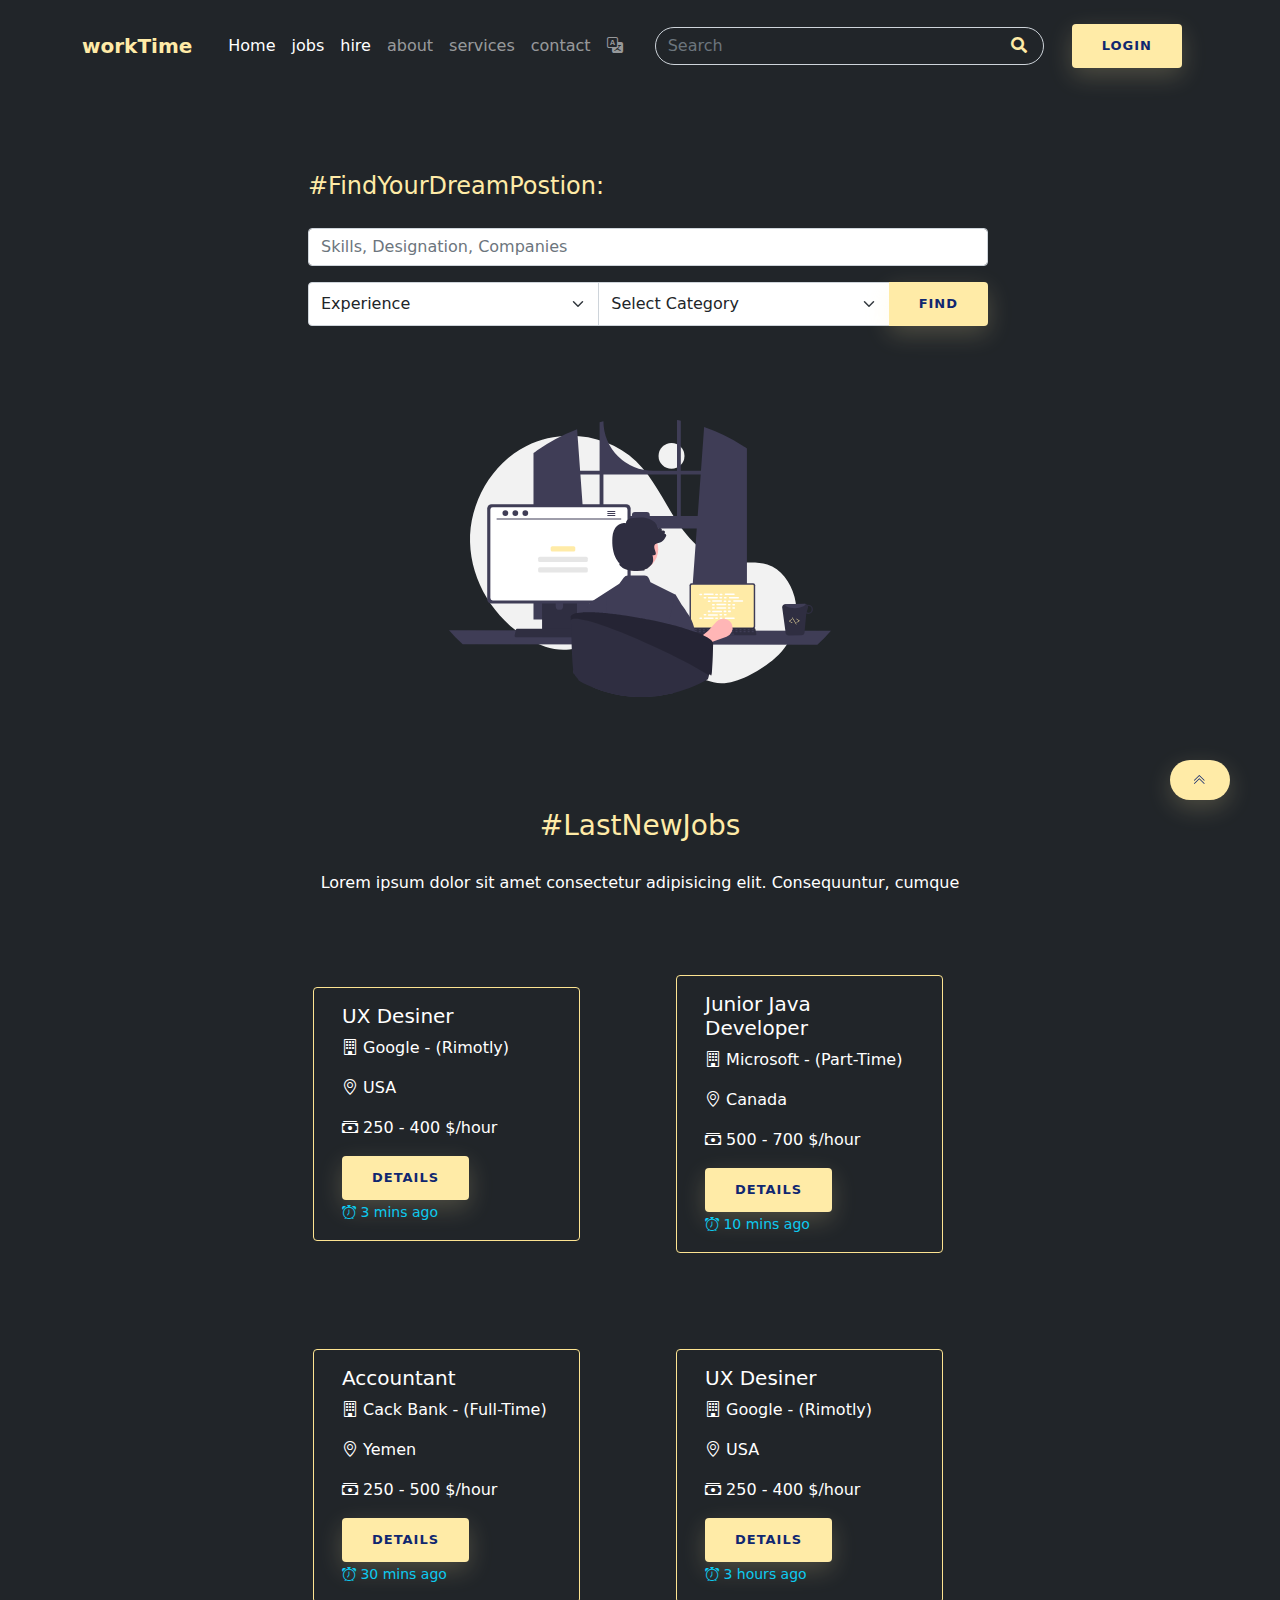
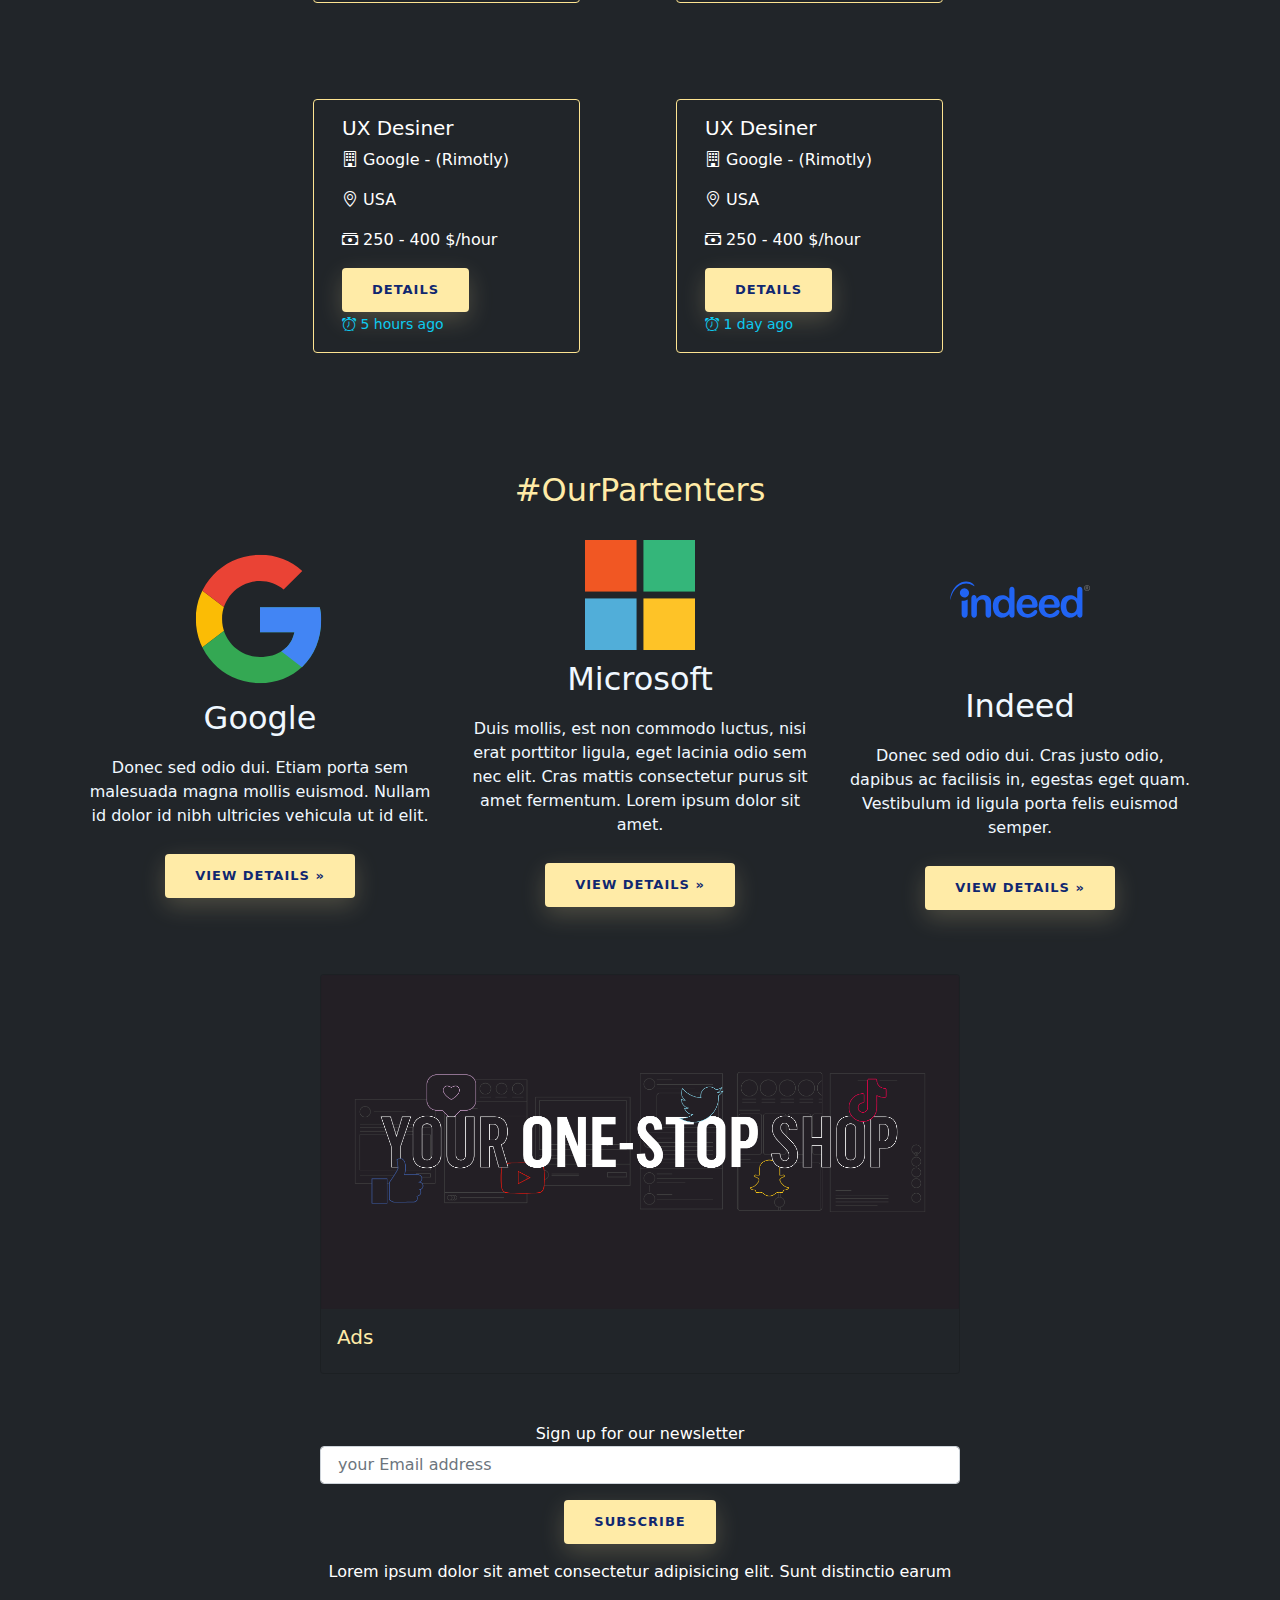
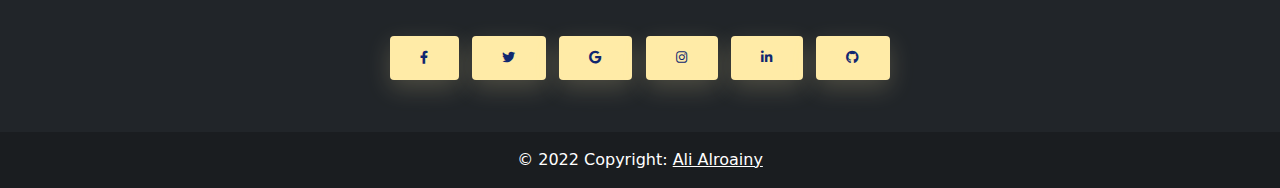
<file: index.html>
<!DOCTYPE html>
<html lang="en">
  <head>
    <meta charset="UTF-8" />
    <meta http-equiv="X-UA-Compatible" content="IE=edge" />
    <meta name="viewport" content="width=device-width, initial-scale=1.0" />
    <title>workTime</title>
    <link rel="stylesheet" href="bootstrap-5.1.3-dist/css/bootstrap.css" />
    <link rel="stylesheet" href="css/style.css" />

    <script
      src="https://code.jquery.com/jquery-3.6.0.min.js"
      integrity="sha256-/xUj+3OJU5yExlq6GSYGSHk7tPXikynS7ogEvDej/m4="
      crossorigin="anonymous"
    ></script>

    <link
      rel="stylesheet"
      href="https://cdnjs.cloudflare.com/ajax/libs/font-awesome/4.7.0/css/font-awesome.min.css"
    />

    <link rel="stylesheet" href="https://cdn.jsdelivr.net/npm/bootstrap-icons@1.8.0/font/bootstrap-icons.css">
    <!--link href="https://cdn.jsdelivr.net/npm/bootstrap@5.1.3/dist/css/bootstrap.min.css" rel="stylesheet" integrity="sha384-1BmE4kWBq78iYhFldvKuhfTAU6auU8tT94WrHftjDbrCEXSU1oBoqyl2QvZ6jIW3" crossorigin="anonymous">
<script src="https://cdn.jsdelivr.net/npm/bootstrap@5.1.3/dist/js/bootstrap.bundle.min.js" integrity="sha384-ka7Sk0Gln4gmtz2MlQnikT1wXgYsOg+OMhuP+IlRH9sENBO0LRn5q+8nbTov4+1p" crossorigin="anonymous"></script-->
    <!-- style> .darkmode-toggle {
    z-index: 5;
  }</style>
<script src="https://cdn.jsdelivr.net/npm/darkmode-js@1.5.7/lib/darkmode-js.min.js"></script>
<script>

    function addDarkmodeWidget() {
        
const options = {
  bottom: '64px', // default: '32px'
  right: 'unset', // default: '32px'
  left: '32px', // default: 'unset'
  time: '0.5s', // default: '0.3s'
  mixColor: '#fff', // default: '#fff'
  backgroundColor: '#fff',  // default: '#fff'
  buttonColorDark: '#100f2c',  // default: '#100f2c'
  buttonColorLight: '#fff', // default: '#fff'
  saveInCookies: false, // default: true,
  label: '🌓', // default: ''
  autoMatchOsTheme: true // default: true

}
const darkmode = new Darkmode(options);
darkmode.showWidget();

  }
  window.addEventListener('load', addDarkmodeWidget);
</script-->

    <link
      rel="stylesheet"
      href="https://use.fontawesome.com/releases/v5.8.2/css/all.css"
    />
    <!-- Google Fonts -->
    <link
      rel="stylesheet"
      href="https://fonts.googleapis.com/css?family=Roboto:300,400,500,700&display=swap"
    />
  </head>

  <body class="bg-dark">
    <!--------------------------  start header ---------------------------->

    <nav class="navbar navbar-expand-lg navbar-dark bg-dark fixed-top">
      <div class="container">
        <a class="navbar-brand fw-bold" href="index.html" style="color: #ffeba7"
          >workTime</a
        >
        <button
          class="navbar-toggler"
          type="button"
          data-bs-toggle="collapse"
          data-bs-target="#navbarSupportedContent"
          aria-controls="navbarSupportedContent"
          aria-expanded="false"
          aria-label="Toggle navigation"
        >
          <span class="navbar-toggler-icon"></span>
        </button>
        <div class="collapse navbar-collapse" id="navbarSupportedContent">
          <div class="container">
            <ul class="navbar-nav me-auto mb-2 mb-lg-0">
              <li class="nav-item">
                <a class="nav-link active" aria-current="page" href="index.html"
                  >Home</a
                >
              </li>
              <li class="nav-item">
                <a class="nav-link active" href="pages/jobs.html">jobs</a>
              </li>
              <li class="nav-item">
                <a class="nav-link active" href="pages/hire.html">hire</a>
              </li>
              <li class="nav-item">
                <a class="nav-link" href="pages/about.html">about</a>
              </li>
              <li class="nav-item">
                <a class="nav-link" href="pages/services.html">services</a>
              </li>
              <li class="nav-item">
                <a class="nav-link" href="pages/contact.html">contact</a>
              </li>
              <li class="nav-item">
                <i class="bi bi-translate nav-link"></i>
              </li>
            </ul>
            
          </div>

          <div class="container">
            <form class="d-flex" style="position: relative">
              <input
                style="color: #ffeba7"
                class="form-control bg-dark rounded-pill w-100"
                type="search"
                placeholder="Search"
                aria-label="Search"
              />
              <button
                style="
                  position: absolute;
                  right: 10px;
                  width: 30px;
                  height: 35px;
                  top: 1.4px;
                  background-color: transparent;
                  border: none;
                "
                class="rounded-pill"
                type="submit"
              >
                <i style="color: #ffeba7" class="fa fa-search"></i>
              </button>
            </form>
          </div>
         

          <div class="nav-item m-3">
            <a
              class="nav-link btn"
              href="pages/singin.html"
              style="text-decoration: none"
              >Login</a
            >
          </div>
         
        </div>
      </div>
    </nav>

    <!--------------------------  end header ---------------------------->

    <div
      class=" p-5 mt-lg-5 m-lg-5 d-flex flex-column align-items-center justify-content-center" style="margin-top: 20px;"
    >
      <!--first-hero-->
      <div
        class="container  p-3"
      >
        <!-- search form-->
        <div class="col-lg-8 col-sm-12 container mt-5">
          <form class="col-12">
            <fieldset class="input-group">
              <legend style="color: #ffeba7" class="p-2">
                #FindYourDreamPostion:
              </legend>

              <div class="col-12 m-2">
                <input
                  type="text"
                  class="form-control border-right"
                  placeholder="Skills, Designation, Companies"
                />
              </div>

              <div class="input-group m-2 col-12">
                <select class="form-select border-right">
                  <option>Experience</option>
                  <option>0 Year</option>
                  <option>1 Year</option>
                  <option>2 Year</option>
                  <option>3 Year</option>
                  <option>+3 Year</option>
                </select>

                <select class="form-select">
                  <option>Select Category</option>
                  <option>Accounf &amp; Finance</option>
                  <option>Information &amp; Technology</option>
                  <option>Marketing</option>
                  <option>Food &amp; Restaurent</option>
                </select>

                <input type="submit" class="btn seub-btn" value="Find" />
              </div>
            </fieldset>
          </form>
        </div>
        <!-- end search form-->

        <!--ffffffff-->
      </div>
      <!--end first-hero-->

      <!--second-hero-->
      <div
        class="container col-lg-5 d-flex flex-column justify-content-center align-items-center"
      >
        <!--------------------------  start slider ---------------------------->

        <div
          id="carouselExampleInterval"
          class="carousel slide container container-sm position-relative"
          data-bs-ride="carousel"
          style="margin-top: 70px"
        >
          <div class="carousel-inner">
            <div class="carousel-item active" data-bs-interval="2000">
              <img
                src="assetes/svg/undraw_programming_re_kg9v.svg"
                class="container-fluid d-block w-100"
                alt="..."
              />
            </div>
            <div class="carousel-item" data-bs-interval="5000">
              <img
                src="assetes/svg/undraw_online_resume_re_ru7s.svg"
                class="container-fluid d-block w-100"
                alt="..."
              />
            </div>
            <div class="carousel-item" data-bs-interval="6000">
              <img
                src="assetes/svg/undraw_in_the_office_re_jtgc.svg"
                class="container-fluid d-block w-75"
                alt="..."
              />
            </div>
          </div>
        </div>

        <!-- end slider -->
      </div>
      <!--end second-hero-->
    </div>

    <!--end hero-->

    <!--cccccccccccccccccccccccccccccccc-->
    <div
      class="d-flex flex-column justify-content-center align-items-center"
      style="margin-top: 3rem"
    >
      <div class="p-3"><h3 style="color: #ffeba7">#LastNewJobs</h3></div>
      <p class="text-center p-3 pt-1" style="color: #fff">
        Lorem ipsum dolor sit amet consectetur adipisicing elit. Consequuntur,
        cumque
      </p>

      <div class="container d-flex flex-grow-1 flex-lg-wrap">
        <div
          class="row container-sm"
          style="
            display: flex;
            align-items: center;
            justify-content: center;
            width: 100%;
          "
        >
          <div
            class="card mb-3 bg-dark text-white col-lg-3 m-lg-5"
            style="max-width: 100%; border: solid 1px #fde491"
          >
            <div class="row g-0">
              <div class="col-md-12">
                <div class="card-body">
                  <h5 class="card-title">
                    UX Desiner</h5>
                  <p>
                    <i class="bi bi-building"></i>
                    Google - (Rimotly)</p>
    
                  <p>
                    <i class="bi bi-geo-alt"></i>
                    USA
                  </p>
                  <p>
                    <i class="bi bi-cash-stack"></i>
                    250 - 400 $/hour
                  </p>
                  <a style="text-decoration: none" href="pages/jobDetails.html">
                    <button class="btn btn-primary">details</button>
                  </a>
                  <p class="card-text">
                    <small class="text-info">
                      <i class="bi bi-alarm"></i>
                       3 mins ago</small>
                  </p>
                </div>
              </div>
            </div>
          </div>

          <div
            class="card mb-3 bg-dark text-white col-lg-3 m-lg-5"
            style="max-width: 100%; border: solid 1px #fde491"
          >
            <div class="row g-0">
              <div class="col-md-12">
                <div class="card-body">
                  <h5 class="card-title">
                    Junior Java Developer</h5>
                  <p>
                    <i class="bi bi-building"></i>
                    Microsoft - (Part-Time)</p>
    
                  <p>
                    <i class="bi bi-geo-alt"></i>
                    Canada
                  </p>
                  <p>
                    <i class="bi bi-cash-stack"></i>
                    500 - 700 $/hour
                  </p>
                  <a style="text-decoration: none" href="pages/jobDetails.html">
                    <button class="btn btn-primary">details</button>
                  </a>
                  <p class="card-text">
                    <small class="text-info">
                      <i class="bi bi-alarm"></i>
                       10 mins ago</small>
                  </p>
                </div>
              </div>
            </div>
          </div>

          <div
            class="card mb-3 bg-dark text-white col-lg-3 m-lg-5"
            style="max-width: 100%; border: solid 1px #fde491"
          >
            <div class="row g-0">
              <div class="col-md-12">
                <div class="card-body">
                  <h5 class="card-title">
                    Accountant</h5>
                  <p>
                    <i class="bi bi-building"></i>
                    Cack Bank - (Full-Time)</p>
    
                  <p>
                    <i class="bi bi-geo-alt"></i>
                    Yemen
                  </p>
                  <p>
                    <i class="bi bi-cash-stack"></i>
                    250 - 500 $/hour
                  </p>
                  <a style="text-decoration: none" href="pages/jobDetails.html">
                    <button class="btn btn-primary">details</button>
                  </a>
                  <p class="card-text">
                    <small class="text-info">
                      <i class="bi bi-alarm"></i>
                       30 mins ago</small>
                  </p>
                </div>
              </div>
            </div>
          </div>

          <div
            class="card mb-3 bg-dark text-white col-lg-3 m-lg-5"
            style="max-width: 100%; border: solid 1px #fde491"
          >
            <div class="row g-0">
              <div class="col-md-12">
                <div class="card-body">
                  <h5 class="card-title">
                    UX Desiner</h5>
                  <p>
                    <i class="bi bi-building"></i>
                    Google - (Rimotly)</p>
    
                  <p>
                    <i class="bi bi-geo-alt"></i>
                    USA
                  </p>
                  <p>
                    <i class="bi bi-cash-stack"></i>
                    250 - 400 $/hour
                  </p>
                  <a style="text-decoration: none" href="pages/jobDetails.html">
                    <button class="btn btn-primary">details</button>
                  </a>
                  <p class="card-text">
                    <small class="text-info">
                      <i class="bi bi-alarm"></i>
                       3 hours ago</small>
                  </p>
                </div>
              </div>
            </div>
          </div>

          <div
            class="card mb-3 bg-dark text-white col-lg-3 m-lg-5"
            style="max-width: 100%; border: solid 1px #fde491"
          >
            <div class="row g-0">
              <div class="col-md-12">
                <div class="card-body">
                  <h5 class="card-title">
                    UX Desiner</h5>
                  <p>
                    <i class="bi bi-building"></i>
                    Google - (Rimotly)</p>
    
                  <p>
                    <i class="bi bi-geo-alt"></i>
                    USA
                  </p>
                  <p>
                    <i class="bi bi-cash-stack"></i>
                    250 - 400 $/hour
                  </p>
                  <a style="text-decoration: none" href="pages/jobDetails.html">
                    <button class="btn btn-primary">details</button>
                  </a>
                  <p class="card-text">
                    <small class="text-info">
                      <i class="bi bi-alarm"></i>
                       5 hours ago</small>
                  </p>
                </div>
              </div>
            </div>
          </div>



          <div
            class="card mb-3 bg-dark text-white col-lg-3 m-lg-5"
            style="max-width: 100%; border: solid 1px #fde491"
          >
            <div class="row g-0">
              <div class="col-md-12">
                <div class="card-body">
                  <h5 class="card-title">
                    UX Desiner</h5>
                  <p>
                    <i class="bi bi-building"></i>
                    Google - (Rimotly)</p>
    
                  <p>
                    <i class="bi bi-geo-alt"></i>
                    USA
                  </p>
                  <p>
                    <i class="bi bi-cash-stack"></i>
                    250 - 400 $/hour
                  </p>
                  <a style="text-decoration: none" href="pages/jobDetails.html">
                    <button class="btn btn-primary">details</button>
                  </a>
                  <p class="card-text">
                    <small class="text-info">
                      <i class="bi bi-alarm"></i>
                       1 day ago</small>
                  </p>
                </div>
              </div>
            </div>
          </div>
        


        </div>
      </div>
    </div>

    <!--up btn-->

    <div
      id="toTopBtn"
      class="btn rounded-pill"
      style="
        position: fixed;
        bottom: 100px;
        right: 50px;
        width: 20px;
        height: 40px;
      "
    >
    <i class="bi bi-chevron-double-up"></i>
    </div>
    <script>
      $(document).ready(function () {
        $(window).scroll(function () {
          if ($(this).scrollTop() > 50) {
            $("#toTopBtn").fadeIn();
          } else {
            $("#toTopBtn").fadeOut();
          }
        });

        $("#toTopBtn").click(function () {
          $("html, body").animate(
            {
              scrollTop: 0,
            },
            1000
          );
          return false;
        });
      });
    </script>
    <!---%%%%%%%%%%%%%%%%%%%%%%-->

    <div
      class="container"
      style="
        display: flex;
        width: 100%;
        align-items: center;
        justify-content: center;
        margin-top: 70px;
        margin-bottom: 20px;
      "
    >
      <h2 style="color: #ffeba7">#OurPartenters</h2>
    </div>

    <!-- Wrap the rest of the page in another container to center all the content. -->

    <div
      class="container d-flex align-items-center justify-content-start"
      style="color: aliceblue"
    >
      <!-- Three columns of text below the carousel -->
      <div class="row">
        <div
          class="col-lg-4"
          style="
            display: flex;
            justify-content: center;
            align-items: center;
            flex-direction: column;
            gap: 10px;
          "
        >
          <img
            class="rounded-circle"
            src="assetes/svg/google.svg"
            alt="Generic placeholder image"
            width="140"
            height="140"
          />
          <h2>Google</h2>
          <p class="text-center">
            Donec sed odio dui. Etiam porta sem malesuada magna mollis euismod.
            Nullam id dolor id nibh ultricies vehicula ut id elit.
          </p>
          <p>
            <a
              class="btn btn-secondary"
              href="pages/partners.html"
              role="button"
              >View details &raquo;</a
            >
          </p>
        </div>
        <!-- /.col-lg-4 -->
        <div
          class="col-lg-4"
          style="
            display: flex;
            justify-content: center;
            align-items: center;
            flex-direction: column;
            gap: 10px;
          "
        >
          <img
            src="assetes/svg/381606_microsoft_icon.svg"
            width="110"
            height="110"
          />
          <h2>Microsoft</h2>
          <p class="text-center">
            Duis mollis, est non commodo luctus, nisi erat porttitor ligula,
            eget lacinia odio sem nec elit. Cras mattis consectetur purus sit
            amet fermentum. Lorem ipsum dolor sit amet.
          </p>
          <p>
            <a
              class="btn btn-secondary"
              href="pages/partners.html"
              role="button"
              >View details &raquo;</a
            >
          </p>
        </div>
        <!-- /.col-lg-4 -->
        <div
          class="col-lg-4"
          style="
            display: flex;
            justify-content: center;
            align-items: center;
            flex-direction: column;
            gap: 10px;
          "
        >
          <img
            src="assetes/svg/indeed-logo.svg"
            alt="Generic placeholder image"
            width="140"
            height="140"
          />
          <h2>Indeed</h2>
          <p class="text-center" class="text-center">
            Donec sed odio dui. Cras justo odio, dapibus ac facilisis in,
            egestas eget quam. Vestibulum id ligula porta felis euismod semper.
          </p>
          <p>
            <a
              class="btn btn-secondary"
              href="pages/partners.html"
              role="button"
              >View details &raquo;</a
            >
          </p>
        </div>
        <!-- /.col-lg-4 -->
      </div>
      <!-- /.row -->
    </div>

    <!-------------------------   ADs   ------------------->

    <div
      class="col-lg-12 d-flex align-items-center justify-content-center mt-5"
    >
      <div
        class="d-flex flex-column align-items-center justify-content-center w-50"
      >
        <div class="card bg-dark text-white" style="width: 100%; height: 90%">
          <img src="assetes/Socials.png" class="card-img-top" alt="..." />
          <div class="card-body">
            <div style="color: #ffeba7"><h5>Ads</h5></div>

            <!--p class="card-text">Some quick example text to build on the card title and make up the bulk of the card's content.</p-->
          </div>
        </div>
      </div>
    </div>

    <!------------ Footer --------------->
    <footer class="bg-dark text-center text-white mt-5">
      <!-- Section: Form -->
      <div class="d-flex align-items-center justify-content-center w-100">
        <form class="col-sm-9 col-lg-6 col-md-8">
          <div>Sign up for our newsletter</div>
          <input
            type="email"
            id="form5Example21"
            class="form-control"
            placeholder=" your Email address"
          />
          <button type="submit" class="btn btn-outline-light m-3">
            Subscribe
          </button>
        </form>
      </div>

      <!-- Section: Text -->
      <section class="mb-4">
        <p>
          Lorem ipsum dolor sit amet consectetur adipisicing elit. Sunt
          distinctio earum
        </p>
      </section>
      <!-- Section: Text -->
      <!-- Grid container -->
      <div class="container p-4">
        <!-- Section: Social media -->
        <section class="mb-4">
          <!-- Facebook -->
          <a
            class="btn btn-outline-light btn-floating m-1"
            href="#!"
            role="button"
            ><i class="fab fa-facebook-f"></i
          ></a>

          <!-- Twitter -->
          <a
            class="btn btn-outline-light btn-floating m-1"
            href="#!"
            role="button"
            ><i class="fab fa-twitter"></i
          ></a>

          <!-- Google -->
          <a
            class="btn btn-outline-light btn-floating m-1"
            href="#!"
            role="button"
            ><i class="fab fa-google"></i
          ></a>

          <!-- Instagram -->
          <a
            class="btn btn-outline-light btn-floating m-1"
            href="#!"
            role="button"
            ><i class="fab fa-instagram"></i
          ></a>

          <!-- Linkedin -->
          <a
            class="btn btn-outline-light btn-floating m-1"
            href="#!"
            role="button"
            ><i class="fab fa-linkedin-in"></i
          ></a>

          <!-- Github -->
          <a
            class="btn btn-outline-light btn-floating m-1"
            href="#!"
            role="button"
            ><i class="fab fa-github"></i
          ></a>
        </section>

        <!-- Section: Social media -->
        <!-- Section: Links -->

        <!-- Section: Links -->
      </div>
      <!-- Grid container -->

      <!-- Copyright -->
      <div class="text-center p-3" style="background-color: rgba(0, 0, 0, 0.2)">
        © 2022 Copyright:
        <a class="text-white" href="https://github.com/AliAlroainy"
          >Ali Alroainy</a
        >
      </div>
      <!-- Copyright -->
    </footer>
    <!-- Footer -->

    <!--script src="https://cdn.jsdelivr.net/npm/@popperjs/core@2.10.2/dist/umd/popper.min.js" integrity="sha384-7+zCNj/IqJ95wo16oMtfsKbZ9ccEh31eOz1HGyDuCQ6wgnyJNSYdrPa03rtR1zdB" crossorigin="anonymous"></script>
<script src="https://cdn.jsdelivr.net/npm/bootstrap@5.1.3/dist/js/bootstrap.min.js" integrity="sha384-QJHtvGhmr9XOIpI6YVutG+2QOK9T+ZnN4kzFN1RtK3zEFEIsxhlmWl5/YESvpZ13" crossorigin="anonymous"></script-->
    <script src="bootstrap-5.1.3-dist/js/bootstrap.bundle.js"></script>
    <body />
    <html />
  </body>
</html>
</file>
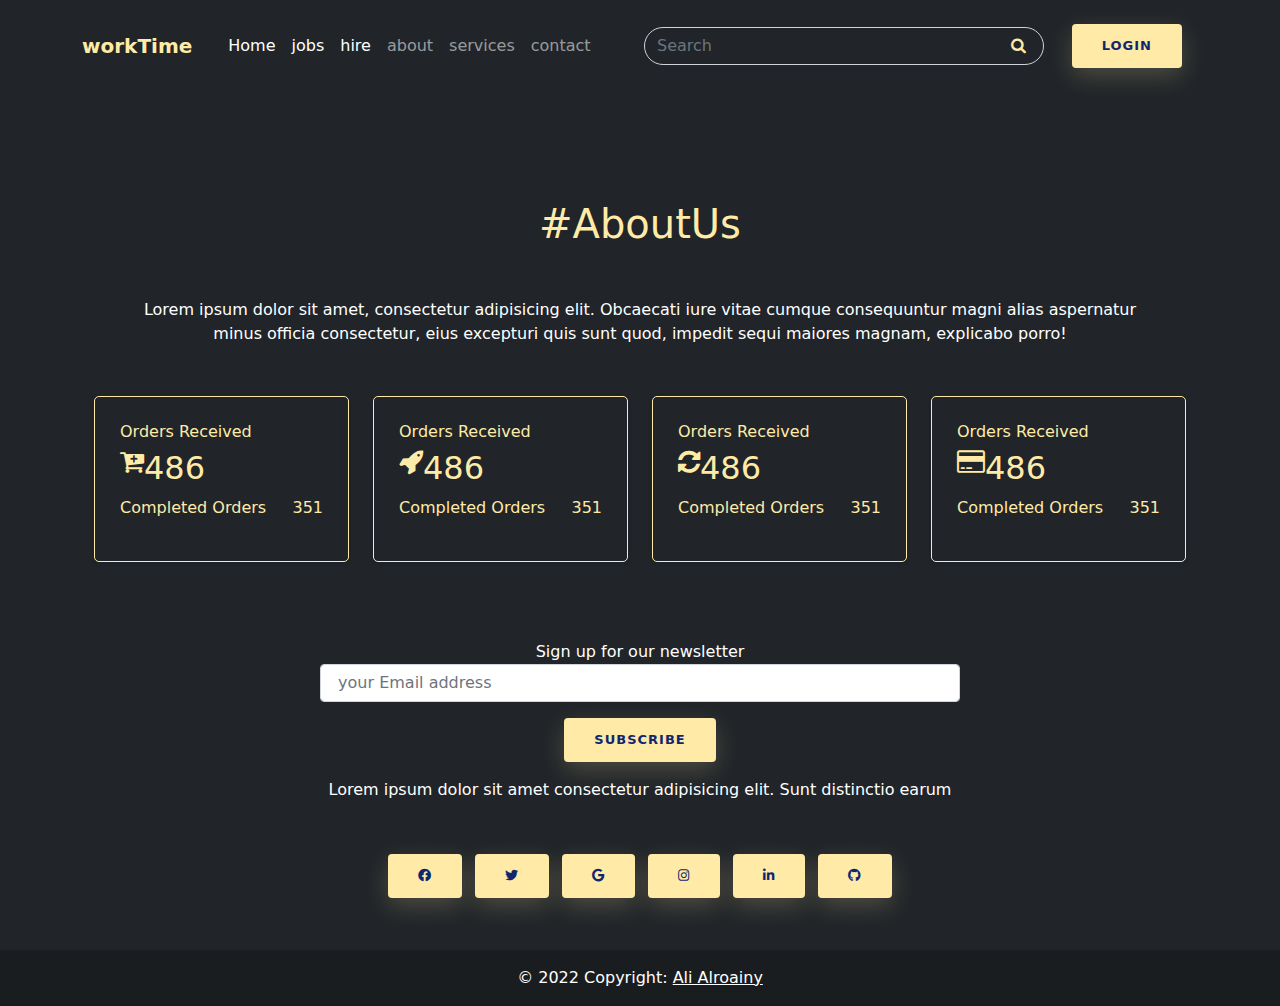
<file: pages/about.html>
<!DOCTYPE html>
<html lang="en">
<head>
    <meta charset="UTF-8">
    <meta http-equiv="X-UA-Compatible" content="IE=edge">
    <meta name="viewport" content="width=device-width, initial-scale=1.0">
    <title>about</title>
    <link rel="stylesheet" href="../bootstrap-5.1.3-dist/css/bootstrap.css"/>
    <link rel="stylesheet" href="../css/style.css"/>
    <script src="https://code.jquery.com/jquery-3.6.0.min.js" integrity="sha256-/xUj+3OJU5yExlq6GSYGSHk7tPXikynS7ogEvDej/m4=" crossorigin="anonymous"></script>
 <link rel="stylesheet" href="https://cdnjs.cloudflare.com/ajax/libs/font-awesome/4.7.0/css/font-awesome.min.css">
<link rel="stylesheet" href="https://use.fontawesome.com/releases/v5.8.2/css/all.css">
<link rel="stylesheet" href="https://cdn.jsdelivr.net/npm/bootstrap-icons@1.8.0/font/bootstrap-icons.css">
<!-- Google Fonts -->
<link rel="stylesheet" href="https://fonts.googleapis.com/css?family=Roboto:300,400,500,700&display=swap">


<style>
body{
    margin-top:20px;
    background:#FAFAFA;
}



.card {
    border-radius: 5px;
    -webkit-box-shadow: 0 1px 2.94px 0.06px rgba(4,26,55,0.16);
    box-shadow: 0 1px 2.94px 0.06px rgba(4,26,55,0.16);
    border:  1px solid #ffeba7 ;
    margin-bottom: 30px;
    -webkit-transition: all 0.3s ease-in-out;
    transition: all 0.3s ease-in-out;
    color: #ffeba7;
    background-color: transparent;

}

.card .card-block {
    padding: 25px;
}

.order-card i {
    font-size: 26px;
}

.f-left {
    float: left;
}

.f-right {
    float: right;
}
</style>

</head>
<body class=" bg-dark">
 
   <!--------------------------  start header ---------------------------->

   <nav class="navbar navbar-expand-lg navbar-dark bg-dark fixed-top ">
    <div class="container">
      <a class="navbar-brand  fw-bold" href="../index.html" style="color: #ffeba7;">workTime</a>
      <button class="navbar-toggler" type="button" data-bs-toggle="collapse" data-bs-target="#navbarSupportedContent" aria-controls="navbarSupportedContent" aria-expanded="false" aria-label="Toggle navigation">
        <span class="navbar-toggler-icon"></span>
      </button>
      <div class="collapse navbar-collapse" id="navbarSupportedContent">
          <div class="container">
            <ul class="navbar-nav me-auto mb-2 mb-lg-0">
       
                <li class="nav-item">
                  <a class="nav-link active" aria-current="page" href="../index.html">Home</a>
                </li>
                <li class="nav-item">
                  <a class="nav-link active" href="jobs.html">jobs</a>
                </li>
                <li class="nav-item">
                  <a class="nav-link active" href="hire.html">hire</a>
                </li>
                <li class="nav-item">
                  <a class="nav-link" href="about.html">about</a>
                </li>
                <li class="nav-item">
                  <a class="nav-link" href="services.html">services</a>
                </li>
                <li class="nav-item">
                  <a class="nav-link" href="contact.html">contact</a>
                </li>
             
              </ul>
          </div>
      
      <div class="container">
          <form class="d-flex" style="position: relative;">
        <input style="color: #ffeba7;" class="form-control bg-dark rounded-pill w-100 " type="search" placeholder="Search" aria-label="Search">
        <button style="position: absolute; right: 10px; width: 30px; height: 35px; top: 1.4px; background-color: transparent; border: none;" class=" rounded-pill" type="submit"><i style="color: #ffeba7;" class="fa fa-search"></i></button>
      </form>
    </div>
        
        <div class="nav-item m-3 "> 
            <a class="nav-link btn " href="singin.html" style="text-decoration: none;  ">Login</a>
        </div>
      </div>
    </div>
  </nav>

  <!--------------------------  end header ---------------------------->
  
<div class="container " style="margin-top: 200px;">
  <h1 class="text-center " style="  color: #ffeba7
  ;">#AboutUs</h1>
  <p style="color: #fff; margin: 50px;"  class="text-center">Lorem ipsum dolor sit amet, consectetur adipisicing elit. Obcaecati iure vitae cumque consequuntur magni alias aspernatur minus officia consectetur, eius excepturi quis sunt quod, impedit sequi maiores magnam, explicabo porro!</p>

  <link href="https://maxcdn.bootstrapcdn.com/font-awesome/4.3.0/css/font-awesome.min.css" rel="stylesheet">
  <div class="container">
      <div class="row">
          <div class="col-md-4 col-xl-3">
              <div class="card bg-c-blue order-card">
                  <div class="card-block">
                      <h6 class="m-b-20">Orders Received</h6>
                      <h2 class="text-right"><i class="fa fa-cart-plus f-left"></i><span>486</span></h2>
                      <p class="m-b-0">Completed Orders<span class="f-right">351</span></p>
                  </div>
              </div>
          </div>
          
          <div class="col-md-4 col-xl-3">
              <div class="card bg-c-green order-card">
                  <div class="card-block">
                      <h6 class="m-b-20">Orders Received</h6>
                      <h2 class="text-right"><i class="fa fa-rocket f-left"></i><span>486</span></h2>
                      <p class="m-b-0">Completed Orders<span class="f-right">351</span></p>
                  </div>
              </div>
          </div>
          
          <div class="col-md-4 col-xl-3">
              <div class="card bg-c-yellow order-card">
                  <div class="card-block">
                      <h6 class="m-b-20">Orders Received</h6>
                      <h2 class="text-right"><i class="fa fa-refresh f-left"></i><span>486</span></h2>
                      <p class="m-b-0">Completed Orders<span class="f-right">351</span></p>
                  </div>
              </div>
          </div>
          
          <div class="col-md-4 col-xl-3">
              <div class="card bg-c-pink order-card">
                  <div class="card-block">
                      <h6 class="m-b-20">Orders Received</h6>
                      <h2 class="text-right"><i class="fa fa-credit-card f-left"></i><span>486</span></h2>
                      <p class="m-b-0">Completed Orders<span class="f-right">351</span></p>
                  </div>
              </div>
          </div>
    </div>
  </div>

</div>

   
<!------------ Footer --------------->
<footer class="bg-dark text-center text-white mt-5">
   
  <!-- Section: Form -->
<div class="d-flex align-items-center justify-content-center w-100">
 
    <form class=" col-sm-9 col-lg-6 col-md-8  ">
      
      <div >Sign up for our newsletter   </div>
    <input type="email" id="form5Example21" class="form-control " placeholder=" your Email address" />
    <button type="submit" class="btn btn-outline-light m-3 ">
      Subscribe
    </button>
  </form>
 
</div>

  <!-- Section: Text -->
  <section class="mb-4">
    <p>
      Lorem ipsum dolor sit amet consectetur adipisicing elit. Sunt distinctio earum
    </p>
  </section>
  <!-- Section: Text -->
<!-- Grid container -->
<div class="container p-4">
<!-- Section: Social media -->
<section class="mb-4">
  <!-- Facebook -->
  <a class="btn btn-outline-light btn-floating m-1" href="#!" role="button"
    ><i class="fab fa-facebook-f"></i
  ></a>

  <!-- Twitter -->
  <a class="btn btn-outline-light btn-floating m-1" href="#!" role="button"
    ><i class="fab fa-twitter"></i
  ></a>

  <!-- Google -->
  <a class="btn btn-outline-light btn-floating m-1" href="#!" role="button"
    ><i class="fab fa-google"></i
  ></a>

  <!-- Instagram -->
  <a class="btn btn-outline-light btn-floating m-1" href="#!" role="button"
    ><i class="fab fa-instagram"></i
  ></a>

  <!-- Linkedin -->
  <a class="btn btn-outline-light btn-floating m-1" href="#!" role="button"
    ><i class="fab fa-linkedin-in"></i
  ></a>

  <!-- Github -->
  <a class="btn btn-outline-light btn-floating m-1" href="#!" role="button"
    ><i class="fab fa-github"></i
  ></a>
</section>

<!-- Section: Social media -->
  <!-- Section: Links -->
 
  <!-- Section: Links -->
</div>
<!-- Grid container -->

<!-- Copyright -->
<div class="text-center p-3" style="background-color: rgba(0, 0, 0, 0.2);">
  © 2022 Copyright:
  <a class="text-white" href="https://github.com/AliAlroainy">Ali Alroainy</a>
</div>
<!-- Copyright -->
</footer>
<!-- Footer -->


        <!--script src="https://cdn.jsdelivr.net/npm/@popperjs/core@2.10.2/dist/umd/popper.min.js" integrity="sha384-7+zCNj/IqJ95wo16oMtfsKbZ9ccEh31eOz1HGyDuCQ6wgnyJNSYdrPa03rtR1zdB" crossorigin="anonymous"></script>
<script src="https://cdn.jsdelivr.net/npm/bootstrap@5.1.3/dist/js/bootstrap.min.js" integrity="sha384-QJHtvGhmr9XOIpI6YVutG+2QOK9T+ZnN4kzFN1RtK3zEFEIsxhlmWl5/YESvpZ13" crossorigin="anonymous"></script-->
    <script src="../bootstrap-5.1.3-dist/js/bootstrap.bundle.js"></script>
</body>
</html>
</file>
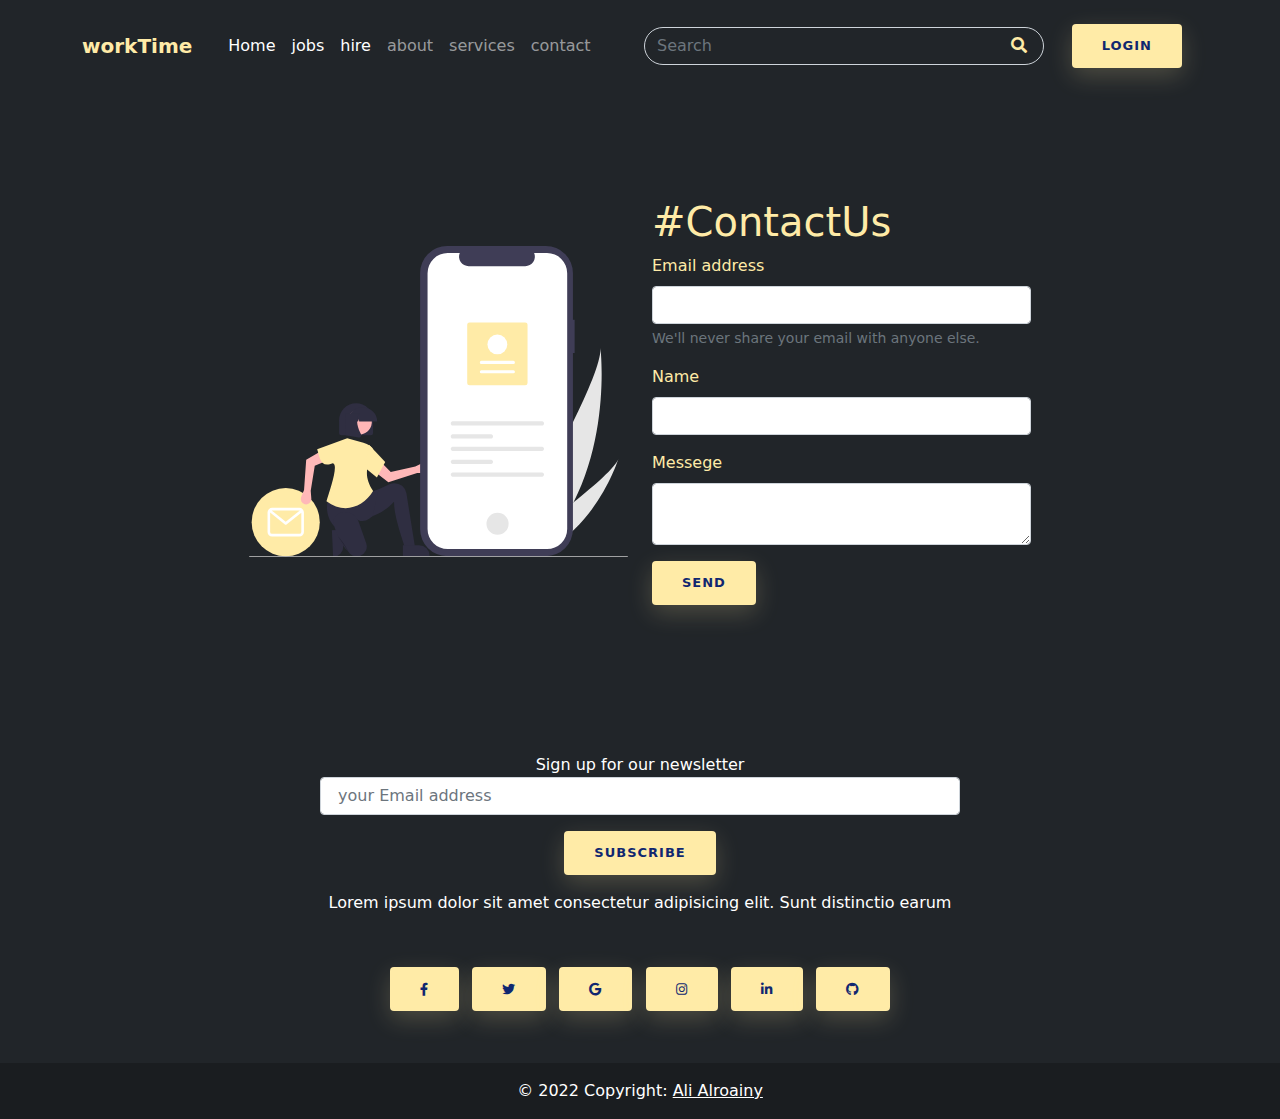
<file: pages/contact.html>
<!DOCTYPE html>
<html lang="en">
<head>
    <meta charset="UTF-8">
    <meta http-equiv="X-UA-Compatible" content="IE=edge">
    <meta name="viewport" content="width=device-width, initial-scale=1.0">
    <title>contact</title>
    <link rel="stylesheet" href="../bootstrap-5.1.3-dist/css/bootstrap.css"/>
    <link rel="stylesheet" href="../css/style.css"/>
    <script src="https://code.jquery.com/jquery-3.6.0.min.js" integrity="sha256-/xUj+3OJU5yExlq6GSYGSHk7tPXikynS7ogEvDej/m4=" crossorigin="anonymous"></script>
 <link rel="stylesheet" href="https://cdnjs.cloudflare.com/ajax/libs/font-awesome/4.7.0/css/font-awesome.min.css">
<link rel="stylesheet" href="https://use.fontawesome.com/releases/v5.8.2/css/all.css">
<link rel="stylesheet" href="https://cdn.jsdelivr.net/npm/bootstrap-icons@1.8.0/font/bootstrap-icons.css">
<!-- Google Fonts -->
<link rel="stylesheet" href="https://fonts.googleapis.com/css?family=Roboto:300,400,500,700&display=swap">


</head>
<body class=" bg-dark">
 
  <!--------------------------  start header ---------------------------->

  <nav class="navbar navbar-expand-lg navbar-dark bg-dark fixed-top ">
    <div class="container">
      <a class="navbar-brand  fw-bold" href="../index.html" style="color: #ffeba7;">workTime</a>
      <button class="navbar-toggler" type="button" data-bs-toggle="collapse" data-bs-target="#navbarSupportedContent" aria-controls="navbarSupportedContent" aria-expanded="false" aria-label="Toggle navigation">
        <span class="navbar-toggler-icon"></span>
      </button>
      <div class="collapse navbar-collapse" id="navbarSupportedContent">
          <div class="container">
            <ul class="navbar-nav me-auto mb-2 mb-lg-0">
       
                <li class="nav-item">
                  <a class="nav-link active" aria-current="page" href="../index.html">Home</a>
                </li>
                <li class="nav-item">
                  <a class="nav-link active" href="jobs.html">jobs</a>
                </li>
                <li class="nav-item">
                  <a class="nav-link active" href="hire.html">hire</a>
                </li>
                <li class="nav-item">
                  <a class="nav-link" href="about.html">about</a>
                </li>
                <li class="nav-item">
                  <a class="nav-link" href="services.html">services</a>
                </li>
                <li class="nav-item">
                  <a class="nav-link" href="contact.html">contact</a>
                </li>
             
              </ul>
          </div>
      
      <div class="container">
          <form class="d-flex" style="position: relative;">
        <input style="color: #ffeba7;" class="form-control bg-dark rounded-pill w-100 " type="search" placeholder="Search" aria-label="Search">
        <button style="position: absolute; right: 10px; width: 30px; height: 35px; top: 1.4px; background-color: transparent; border: none;" class=" rounded-pill" type="submit"><i style="color: #ffeba7;" class="fa fa-search"></i></button>
      </form>
    </div>
        
        <div class="nav-item m-3 "> 
            <a class="nav-link btn " href="singin.html" style="text-decoration: none;  ">Login</a>
        </div>
      </div>
    </div>
  </nav>

  <!--------------------------  end header ---------------------------->
  
 <div style="margin-top: 150px; margin-bottom: 100px;" class=" p-5 d-flex align-items-center justify-content-center w-100">
  <div class="row d-flex justify-content-center align-items-center">
  <div class="col-lg-4 col-md-4 col-sm-4  d-flex align-items-center justify-content-center ">
    <img src="../assetes/svg/undraw_personal_email_re_4lx7.svg" class="w-100" />
  </div>
<div class=" col-lg-4 col-md-5" >
  
  <form style="color: #ffeba7;">
    <h1 style="color: #ffeba7;">#ContactUs</h1>
    <div class="mb-3">
      <label for="exampleInputEmail" class="form-label">Email address</label>
      <input type="email" class="form-control " id="exampleInputEmail1" aria-describedby="emailHelp">
      <div id="emailHelp" class="form-text">We'll never share your email with anyone else.</div>
    </div>
    <div class="mb-3">
      <label for="exampleInputName" class="form-label">Name</label>
      <input type="text" class="form-control" id="nameInputEmail1" aria-describedby="emailHelp"> 
    </div>
    <div class="mb-3">
      <label for="exampleInputName" class="form-label">Messege</label>
      <textarea class="form-control" ></textarea>
    </div>
    
    <button type="submit" class="btn btn-primary">send</button>
  </form>
</div>

</div>

</div>

    
  
<!------------ Footer --------------->
<footer class="bg-dark text-center text-white mt-5">
   
  <!-- Section: Form -->
<div class="d-flex align-items-center justify-content-center w-100">
 
    <form class=" col-sm-9 col-lg-6 col-md-8  ">
      
      <div >Sign up for our newsletter   </div>
    <input type="email" id="form5Example21" class="form-control " placeholder=" your Email address" />
    <button type="submit" class="btn btn-outline-light m-3 ">
      Subscribe
    </button>
  </form>
 
</div>

  <!-- Section: Text -->
  <section class="mb-4">
    <p>
      Lorem ipsum dolor sit amet consectetur adipisicing elit. Sunt distinctio earum
    </p>
  </section>
  <!-- Section: Text -->
<!-- Grid container -->
<div class="container p-4">
<!-- Section: Social media -->
<section class="mb-4">
  <!-- Facebook -->
  <a class="btn btn-outline-light btn-floating m-1" href="#!" role="button"
    ><i class="fab fa-facebook-f"></i
  ></a>

  <!-- Twitter -->
  <a class="btn btn-outline-light btn-floating m-1" href="#!" role="button"
    ><i class="fab fa-twitter"></i
  ></a>

  <!-- Google -->
  <a class="btn btn-outline-light btn-floating m-1" href="#!" role="button"
    ><i class="fab fa-google"></i
  ></a>

  <!-- Instagram -->
  <a class="btn btn-outline-light btn-floating m-1" href="#!" role="button"
    ><i class="fab fa-instagram"></i
  ></a>

  <!-- Linkedin -->
  <a class="btn btn-outline-light btn-floating m-1" href="#!" role="button"
    ><i class="fab fa-linkedin-in"></i
  ></a>

  <!-- Github -->
  <a class="btn btn-outline-light btn-floating m-1" href="#!" role="button"
    ><i class="fab fa-github"></i
  ></a>
</section>

<!-- Section: Social media -->
  <!-- Section: Links -->
 
  <!-- Section: Links -->
</div>
<!-- Grid container -->

<!-- Copyright -->
<div class="text-center p-3" style="background-color: rgba(0, 0, 0, 0.2);">
  © 2022 Copyright:
  <a class="text-white" href="https://github.com/AliAlroainy">Ali Alroainy</a>
</div>
<!-- Copyright -->
</footer>
<!-- Footer -->



        <!--script src="https://cdn.jsdelivr.net/npm/@popperjs/core@2.10.2/dist/umd/popper.min.js" integrity="sha384-7+zCNj/IqJ95wo16oMtfsKbZ9ccEh31eOz1HGyDuCQ6wgnyJNSYdrPa03rtR1zdB" crossorigin="anonymous"></script>
<script src="https://cdn.jsdelivr.net/npm/bootstrap@5.1.3/dist/js/bootstrap.min.js" integrity="sha384-QJHtvGhmr9XOIpI6YVutG+2QOK9T+ZnN4kzFN1RtK3zEFEIsxhlmWl5/YESvpZ13" crossorigin="anonymous"></script-->
    <script src="../bootstrap-5.1.3-dist/js/bootstrap.bundle.js"></script>
</body>
</html>
</file>
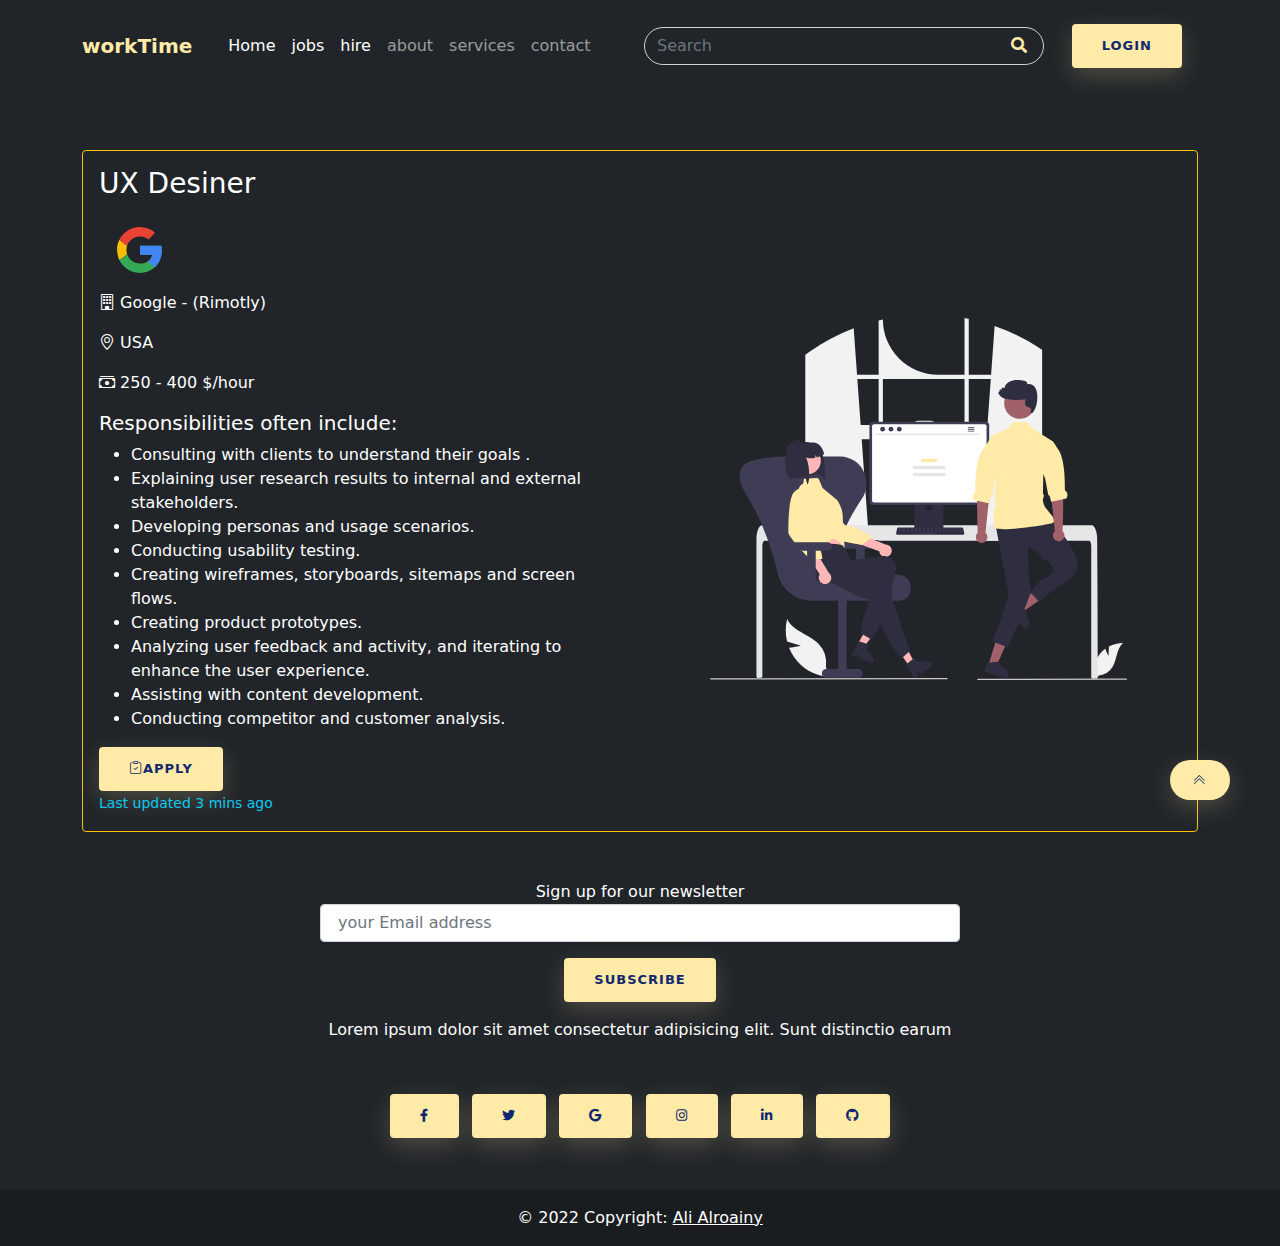
<file: pages/jobDetails.html>
<!DOCTYPE html>
<html lang="en">
<head>
    <meta charset="UTF-8">
    <meta http-equiv="X-UA-Compatible" content="IE=edge">
    <meta name="viewport" content="width=device-width, initial-scale=1.0">
    <title>jobDetails</title>
    <link rel="stylesheet" href="../bootstrap-5.1.3-dist/css/bootstrap.css"/>
    <link rel="stylesheet" href="../css/style.css"/>

<script src="https://code.jquery.com/jquery-3.6.0.min.js" integrity="sha256-/xUj+3OJU5yExlq6GSYGSHk7tPXikynS7ogEvDej/m4=" crossorigin="anonymous"></script>
 <link rel="stylesheet" href="https://cdnjs.cloudflare.com/ajax/libs/font-awesome/4.7.0/css/font-awesome.min.css">
<link rel="stylesheet" href="https://use.fontawesome.com/releases/v5.8.2/css/all.css">
<link rel="stylesheet" href="https://cdn.jsdelivr.net/npm/bootstrap-icons@1.8.0/font/bootstrap-icons.css">
<!-- Google Fonts -->
<link rel="stylesheet" href="https://fonts.googleapis.com/css?family=Roboto:300,400,500,700&display=swap">


</head>
<body class=" bg-dark">
 
   <!--------------------------  start header ---------------------------->

   <nav class="navbar navbar-expand-lg navbar-dark bg-dark fixed-top ">
    <div class="container">
      <a class="navbar-brand  fw-bold" href="../index.html" style="color: #ffeba7;">workTime</a>
      <button class="navbar-toggler" type="button" data-bs-toggle="collapse" data-bs-target="#navbarSupportedContent" aria-controls="navbarSupportedContent" aria-expanded="false" aria-label="Toggle navigation">
        <span class="navbar-toggler-icon"></span>
      </button>
      <div class="collapse navbar-collapse" id="navbarSupportedContent">
          <div class="container">
            <ul class="navbar-nav me-auto mb-2 mb-lg-0">
       
                <li class="nav-item">
                  <a class="nav-link active" aria-current="page" href="../index.html">Home</a>
                </li>
                <li class="nav-item">
                  <a class="nav-link active" href="jobs.html">jobs</a>
                </li>
                <li class="nav-item">
                  <a class="nav-link active" href="hire.html">hire</a>
                </li>
                <li class="nav-item">
                  <a class="nav-link" href="about.html">about</a>
                </li>
                <li class="nav-item">
                  <a class="nav-link" href="services.html">services</a>
                </li>
                <li class="nav-item">
                  <a class="nav-link" href="contact.html">contact</a>
                </li>
             
              </ul>
          </div>
      
      <div class="container">
          <form class="d-flex" style="position: relative;">
        <input style="color: #ffeba7;" class="form-control bg-dark rounded-pill w-100 " type="search" placeholder="Search" aria-label="Search">
        <button style="position: absolute; right: 10px; width: 30px; height: 35px; top: 1.4px; background-color: transparent; border: none;" class=" rounded-pill" type="submit"><i style="color: #ffeba7;" class="fa fa-search"></i></button>
      </form>
    </div>
        
        <div class="nav-item m-3 "> 
            <a class="nav-link btn " href="singin.html" style="text-decoration: none;  ">Login</a>
        </div>
      </div>
    </div>
  </nav>

  <!--------------------------  end header ---------------------------->
<div class="container  " style="margin-top: 150px;">

            
    <div class="card mb-3 bg-dark text-white border-warning" style="max-width: 100%;">
        <div class="row g-0">
          <div class="col-md-6">
            <div class="card-body">
              <h3 class="card-title">UX Desiner</h3>
              <img src="../assetes/svg/google.svg" width="50" height="50" class="m-3" />
              <p>
                <i class="bi bi-building"></i>
                Google - (Rimotly)</p>

              <p>
                <i class="bi bi-geo-alt"></i>
                USA
              </p>
              <p>
                <i class="bi bi-cash-stack"></i>
                250 - 400 $/hour
              </p>
              <h5>Responsibilities often include:

              </h5>
              <ul>
                <li>Consulting with clients to understand their goals
                  .</li>
                <li>Explaining user research results to internal and external stakeholders.</li>
                <li>Developing personas and usage scenarios.</li>
                <li>Conducting usability testing.</li>
                <li>Creating wireframes, storyboards, sitemaps and screen flows.</li>
                <li>Creating product prototypes.</li>
                <li>Analyzing user feedback and activity, and iterating to enhance the user experience.</li>
                <li>Assisting with content development.</li>
                <li>Conducting competitor and customer analysis.</li>
              </ul>

             <a style="text-decoration: none;" href="#"> <button class="btn btn-primary" >
              <i class="bi bi-clipboard-check"></i>
               Apply</button> </a>
              <p class="card-text"><small class="text-info">Last updated 3 mins ago</small></p>
            </div>
          </div>

          <div class="col-md-6 d-flex align-items-center justify-content-center">
            <img src="../assetes/svg/undraw_in_the_office_re_jtgc.svg" class="w-75 mt-3">
          </div>

        </div>
      </div>


</div>

    <!--up btn-->

    <div id="toTopBtn" class="btn rounded-pill" style="position: fixed; bottom: 100px; right: 50px; width: 20px; height:40px;  ">
      <i class="bi bi-chevron-double-up"></i>
    </div>
    <script>
      $(document).ready(function() {
  $(window).scroll(function() {
    if ($(this).scrollTop() > 50) {
      $('#toTopBtn').fadeIn();
    } else {
      $('#toTopBtn').fadeOut();
    }
  });

  $('#toTopBtn').click(function() {
    $("html, body").animate({
      scrollTop: 0
    }, 1000);
    return false;
  });
});
    </script>
    <!---%%%%%%%%%%%%%%%%%%%%%%-->


     
<!------------ Footer --------------->
<footer class="bg-dark text-center text-white mt-5">
   
  <!-- Section: Form -->
<div class="d-flex align-items-center justify-content-center w-100">
 
    <form class=" col-sm-9 col-lg-6 col-md-8  ">
      
      <div >Sign up for our newsletter   </div>
    <input type="email" id="form5Example21" class="form-control " placeholder=" your Email address" />
    <button type="submit" class="btn btn-outline-light m-3 ">
      Subscribe
    </button>
  </form>
 
</div>

  <!-- Section: Text -->
  <section class="mb-4">
    <p>
      Lorem ipsum dolor sit amet consectetur adipisicing elit. Sunt distinctio earum
    </p>
  </section>
  <!-- Section: Text -->
<!-- Grid container -->
<div class="container p-4">
<!-- Section: Social media -->
<section class="mb-4">
  <!-- Facebook -->
  <a class="btn btn-outline-light btn-floating m-1" href="#!" role="button"
    ><i class="fab fa-facebook-f"></i
  ></a>

  <!-- Twitter -->
  <a class="btn btn-outline-light btn-floating m-1" href="#!" role="button"
    ><i class="fab fa-twitter"></i
  ></a>

  <!-- Google -->
  <a class="btn btn-outline-light btn-floating m-1" href="#!" role="button"
    ><i class="fab fa-google"></i
  ></a>

  <!-- Instagram -->
  <a class="btn btn-outline-light btn-floating m-1" href="#!" role="button"
    ><i class="fab fa-instagram"></i
  ></a>

  <!-- Linkedin -->
  <a class="btn btn-outline-light btn-floating m-1" href="#!" role="button"
    ><i class="fab fa-linkedin-in"></i
  ></a>

  <!-- Github -->
  <a class="btn btn-outline-light btn-floating m-1" href="#!" role="button"
    ><i class="fab fa-github"></i
  ></a>
</section>

<!-- Section: Social media -->
  <!-- Section: Links -->
 
  <!-- Section: Links -->
</div>
<!-- Grid container -->

<!-- Copyright -->
<div class="text-center p-3" style="background-color: rgba(0, 0, 0, 0.2);">
  © 2022 Copyright:
  <a class="text-white" href="https://github.com/AliAlroainy">Ali Alroainy</a>
</div>
<!-- Copyright -->
</footer>
<!-- Footer -->



        <!--script src="https://cdn.jsdelivr.net/npm/@popperjs/core@2.10.2/dist/umd/popper.min.js" integrity="sha384-7+zCNj/IqJ95wo16oMtfsKbZ9ccEh31eOz1HGyDuCQ6wgnyJNSYdrPa03rtR1zdB" crossorigin="anonymous"></script>
<script src="https://cdn.jsdelivr.net/npm/bootstrap@5.1.3/dist/js/bootstrap.min.js" integrity="sha384-QJHtvGhmr9XOIpI6YVutG+2QOK9T+ZnN4kzFN1RtK3zEFEIsxhlmWl5/YESvpZ13" crossorigin="anonymous"></script-->
    <script src="../bootstrap-5.1.3-dist/js/bootstrap.bundle.js"></script>
</body>
</html>
</file>
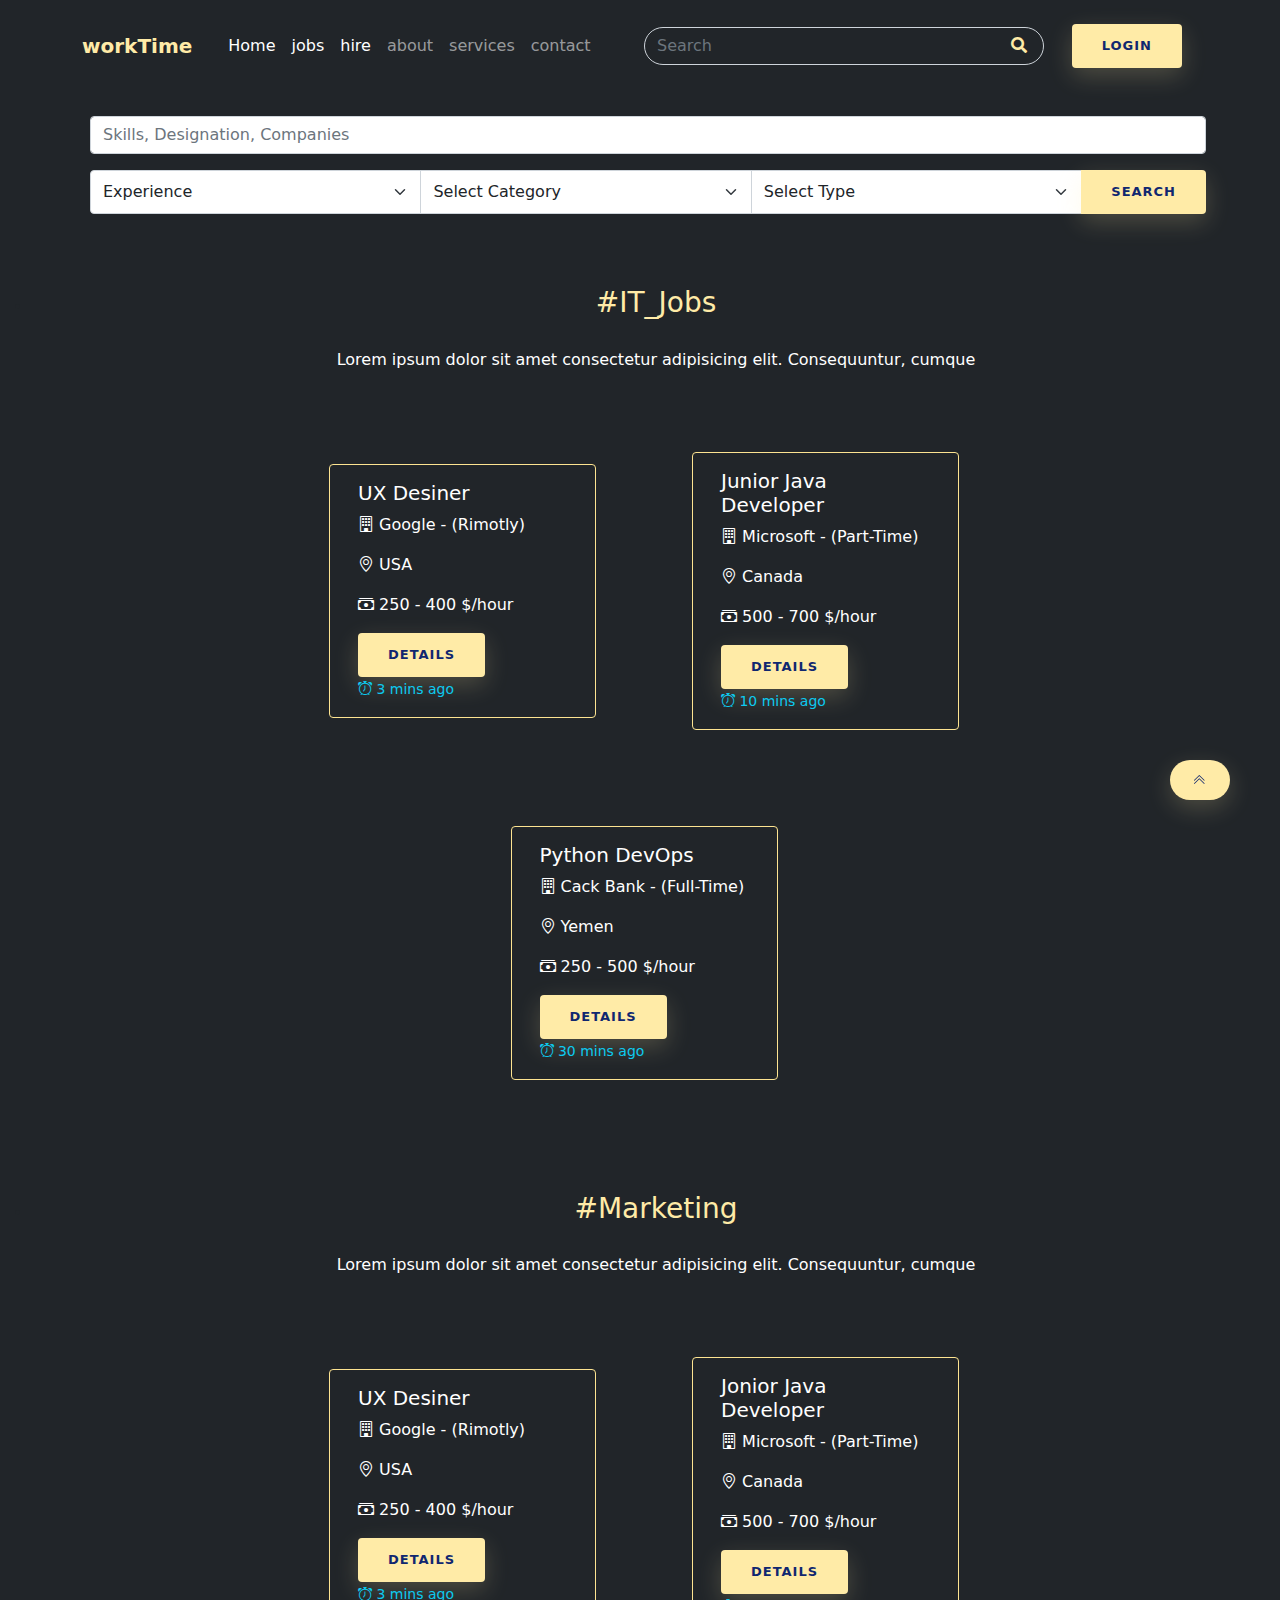
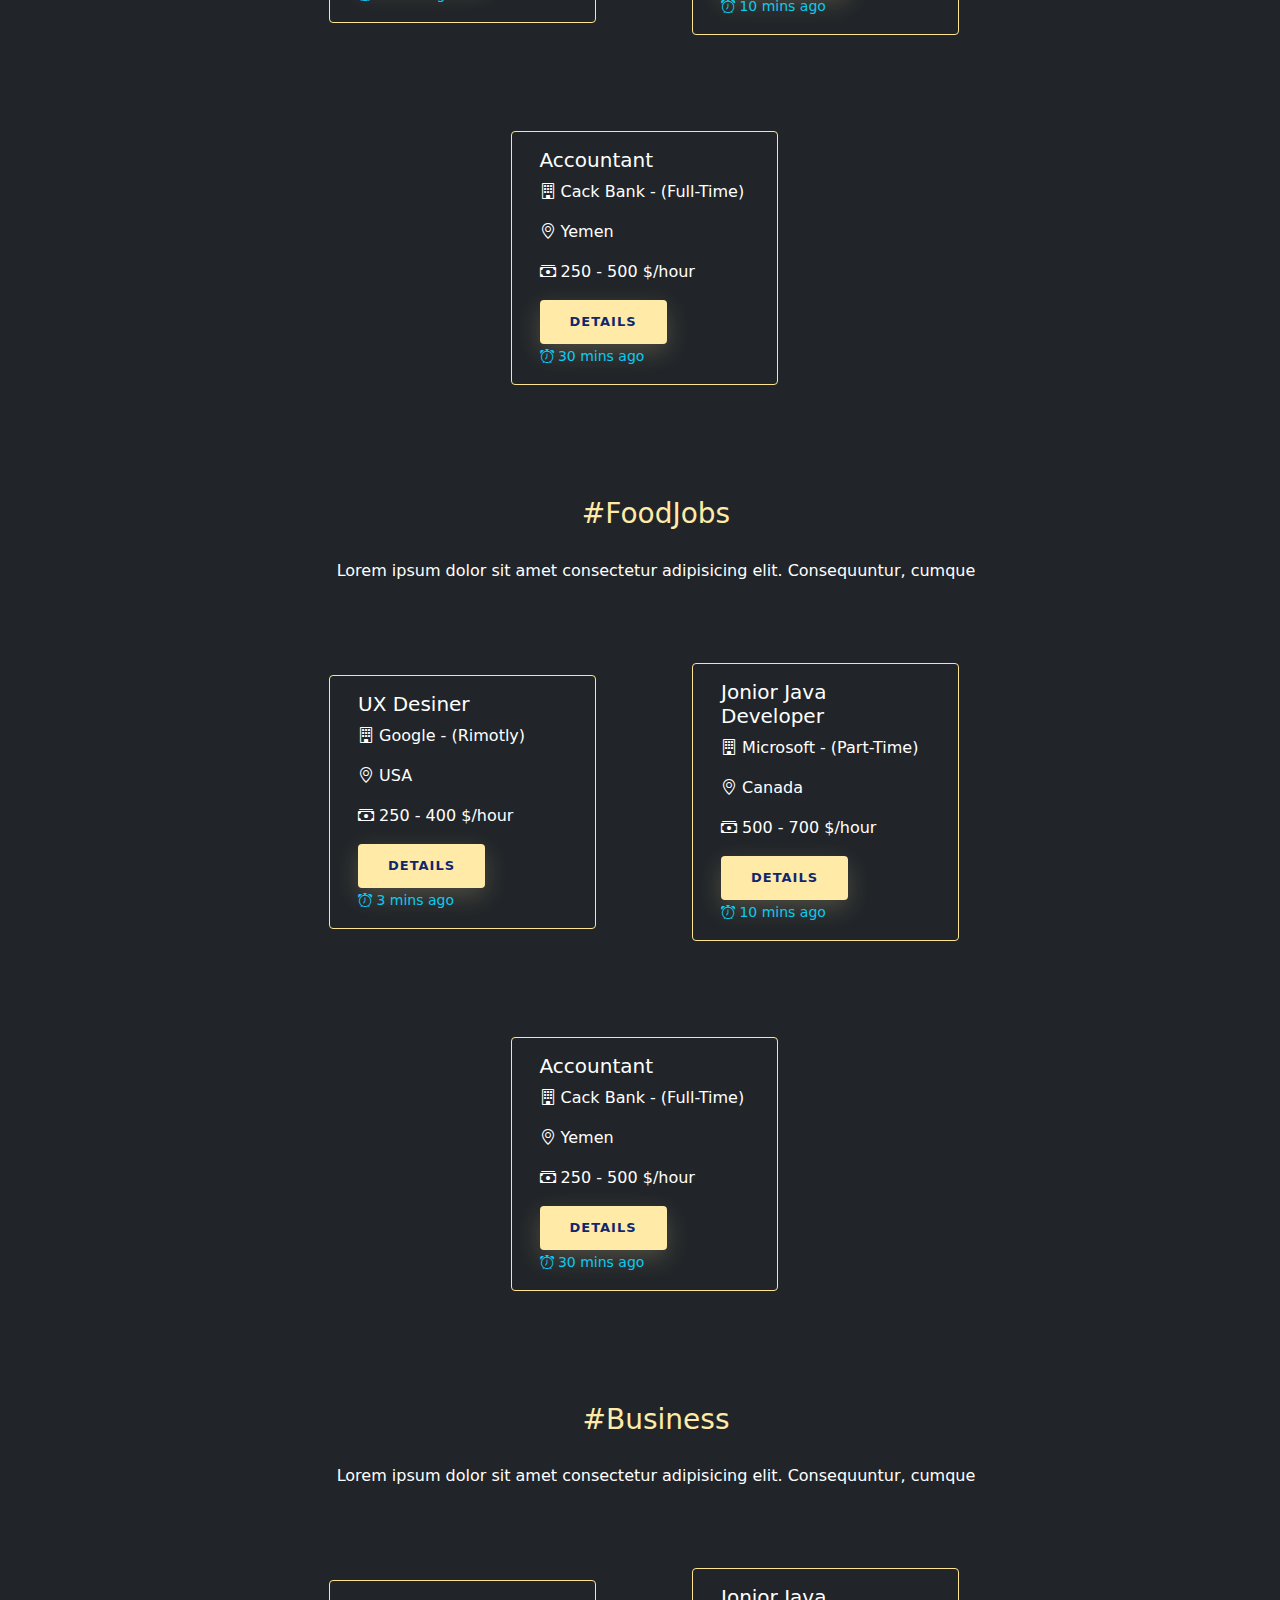
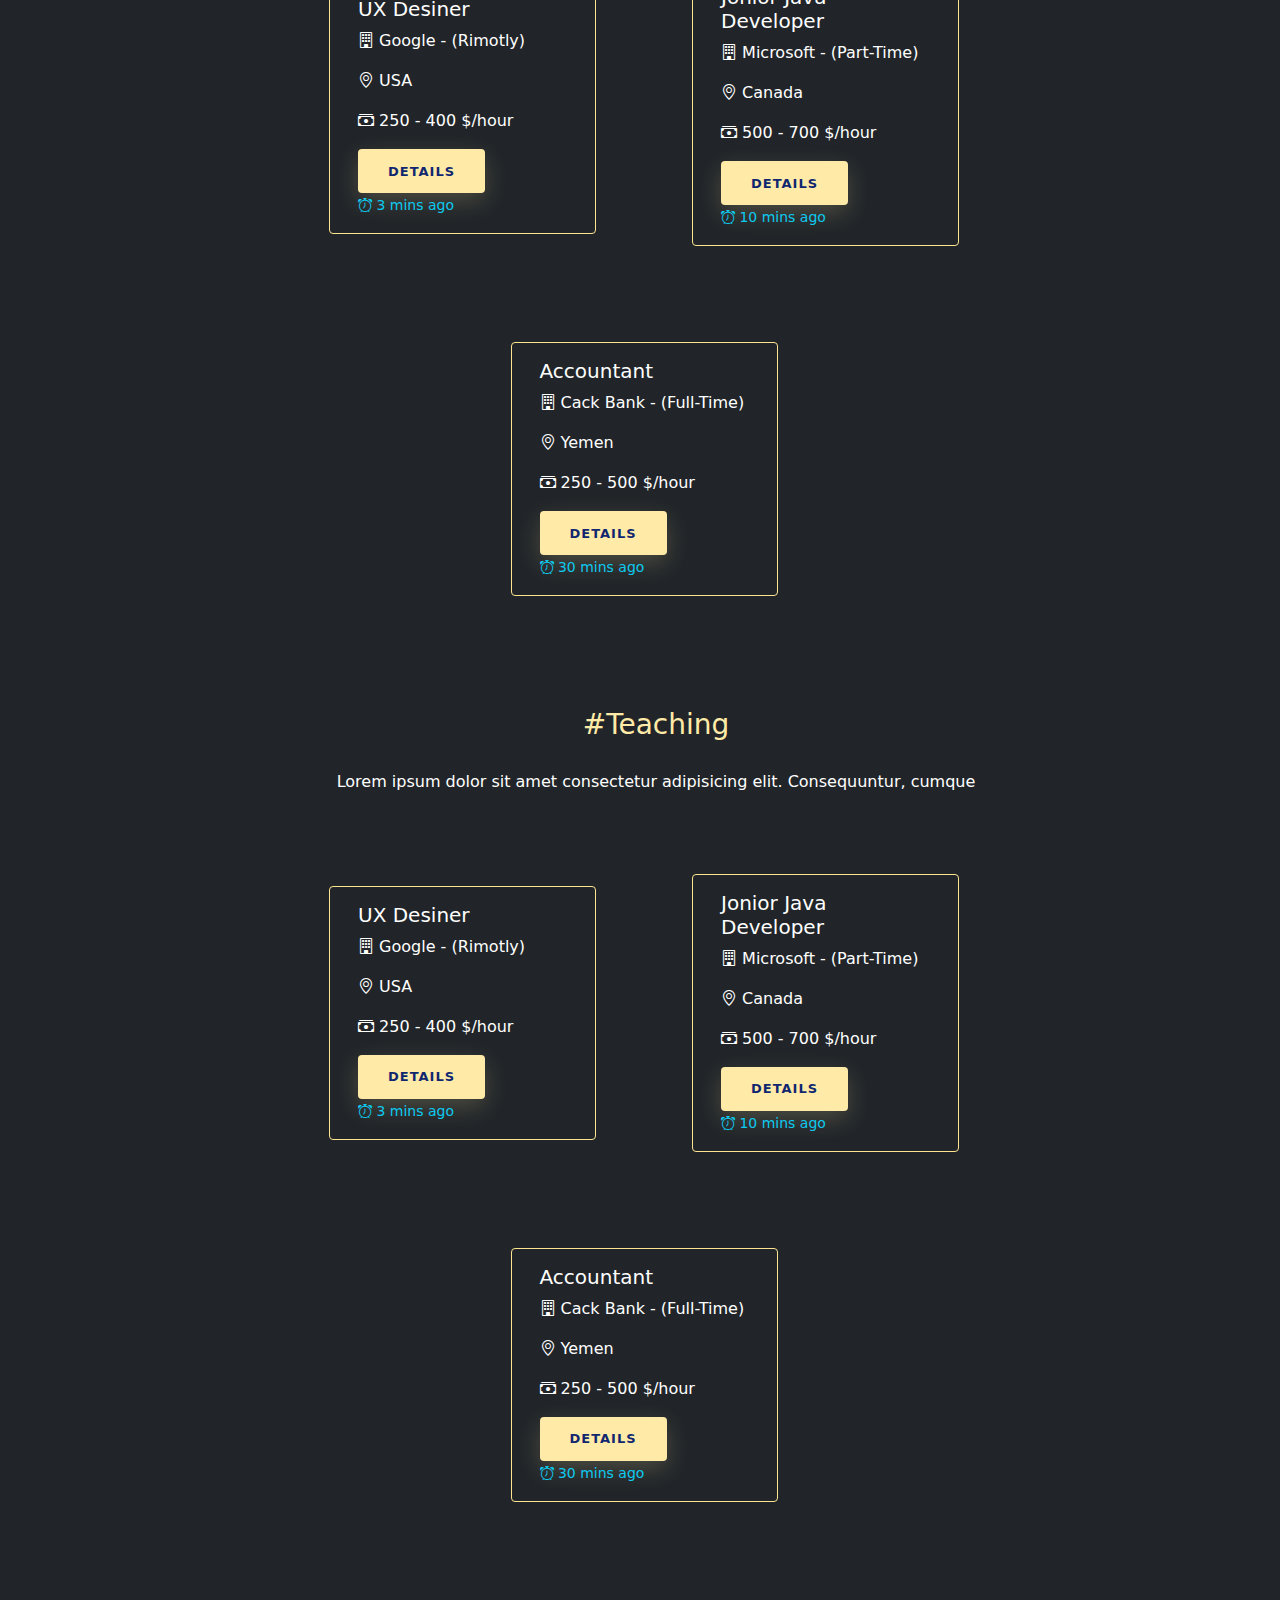
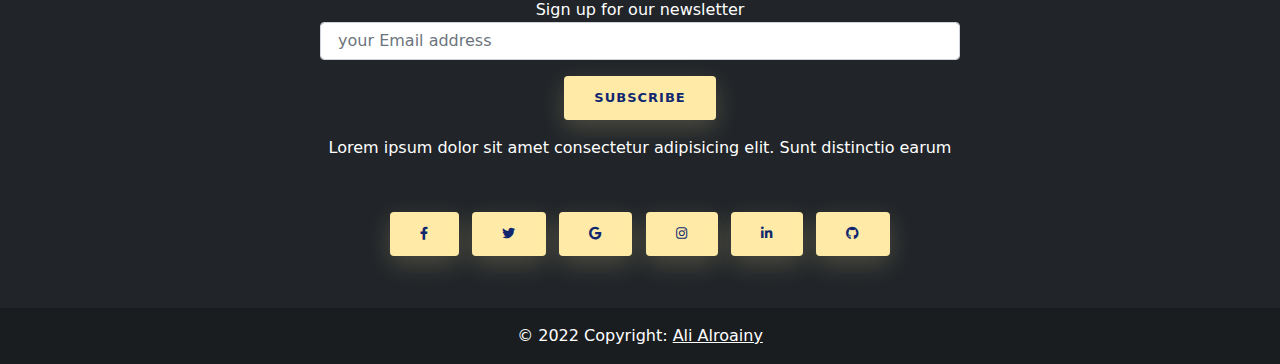
<file: pages/jobs.html>
<!DOCTYPE html>
<html lang="en">
<head>
    <meta charset="UTF-8">
    <meta http-equiv="X-UA-Compatible" content="IE=edge">
    <meta name="viewport" content="width=device-width, initial-scale=1.0">
    <title>jobs</title>
    <link rel="stylesheet" href="../bootstrap-5.1.3-dist/css/bootstrap.css"/>
    <link rel="stylesheet" href="../css/style.css"/>
    <script src="https://code.jquery.com/jquery-3.6.0.min.js" integrity="sha256-/xUj+3OJU5yExlq6GSYGSHk7tPXikynS7ogEvDej/m4=" crossorigin="anonymous"></script>
 <link rel="stylesheet" href="https://cdnjs.cloudflare.com/ajax/libs/font-awesome/4.7.0/css/font-awesome.min.css">
<link rel="stylesheet" href="https://use.fontawesome.com/releases/v5.8.2/css/all.css">
<!-- Google Fonts -->
<link rel="stylesheet" href="https://fonts.googleapis.com/css?family=Roboto:300,400,500,700&display=swap">
<link rel="stylesheet" href="https://cdn.jsdelivr.net/npm/bootstrap-icons@1.8.0/font/bootstrap-icons.css">


</head>
<body class=" bg-dark">
 
  <!--------------------------  start header ---------------------------->

  <nav class="navbar navbar-expand-lg navbar-dark bg-dark fixed-top ">
    <div class="container">
      <a class="navbar-brand  fw-bold" href="../index.html" style="color: #ffeba7;">workTime</a>
      <button class="navbar-toggler" type="button" data-bs-toggle="collapse" data-bs-target="#navbarSupportedContent" aria-controls="navbarSupportedContent" aria-expanded="false" aria-label="Toggle navigation">
        <span class="navbar-toggler-icon"></span>
      </button>
      <div class="collapse navbar-collapse" id="navbarSupportedContent">
          <div class="container">
            <ul class="navbar-nav me-auto mb-2 mb-lg-0">
       
                <li class="nav-item">
                  <a class="nav-link active" aria-current="page" href="../index.html">Home</a>
                </li>
                <li class="nav-item">
                  <a class="nav-link active" href="jobs.html">jobs</a>
                </li>
                <li class="nav-item">
                  <a class="nav-link active" href="hire.html">hire</a>
                </li>
                <li class="nav-item">
                  <a class="nav-link" href="about.html">about</a>
                </li>
                <li class="nav-item">
                  <a class="nav-link" href="services.html">services</a>
                </li>
                <li class="nav-item">
                  <a class="nav-link" href="contact.html">contact</a>
                </li>
             
              </ul>
          </div>
      
      <div class="container">
          <form class="d-flex" style="position: relative;">
        <input style="color: #ffeba7;" class="form-control bg-dark rounded-pill w-100 " type="search" placeholder="Search" aria-label="Search">
        <button style="position: absolute; right: 10px; width: 30px; height: 35px; top: 1.4px; background-color: transparent; border: none;" class=" rounded-pill" type="submit"><i style="color: #ffeba7;" class="fa fa-search"></i></button>
      </form>
    </div>
        
        <div class="nav-item m-3 "> 
            <a class="nav-link btn " href="singin.html" style="text-decoration: none;  ">Login</a>
        </div>
      </div>
    </div>
  </nav>

  <!--------------------------  end header ---------------------------->

      <!-- search form-->
      <div class="col-12 container mt-5 ">

      <form >
        <fieldset class="input-group  " >
          <legend style="color: #ffeba7;" class="p-2">Personalia:</legend>

          <div class="col-12 m-2" >
            <input type="text"   id="myInput" onkeyup="myFunction()" class="form-control border-right" placeholder="Skills, Designation, Companies">
          </div>

          <div class="input-group m-2 col-12">
            <select  class="form-select  border-right">
              <option>Experience</option>
              <option>0 Year</option>
              <option>1 Year</option>
              <option>2 Year</option>
              <option>3 Year</option>
      
            </select>

            <select id="myInput" onkeyup="myFunction()" class=" form-select">
              <option>Select Category</option>
              <option>Accounf &amp; Finance</option>
              <option>Information &amp; Technology</option>
              <option>Marketing</option>
              <option>Food &amp; Restaurent</option>
            </select>

            <select  class=" form-select">
              <option>Select Type</option>
              <option>Rimotly</option>
              <option>Intership</option>
              <option>Part-Time</option>
              <option>Full-Time</option>
            </select>
         
     
            <input type="submit" class="btn seub-btn" value="Search">
  
        </div>
        </fieldset>
      </form>
    </div>
            <!-- end search form-->




<ul id="myUL">


      <!--ffffffff-->
 

      <li>
          <!--cccccccccccccccccccccccccccccccc-->
    <div
    class="d-flex flex-column justify-content-center align-items-center"
    style="margin-top: 3rem"
  >
    <div class="p-3"><h3 style="color: #ffeba7">#IT_Jobs</h3></div>
    <p class="text-center p-3 pt-1" style="color: #fff">
      Lorem ipsum dolor sit amet consectetur adipisicing elit. Consequuntur,
      cumque
    </p>

    <div class="container d-flex flex-grow-1 flex-lg-wrap">
      <div
        class="row container-sm"
        style="
          display: flex;
          align-items: center;
          justify-content: center;
          width: 100%;
        "
      >
        <div
          class="card mb-3 bg-dark text-white col-lg-3 m-lg-5"
          style="max-width: 100%; border: solid 1px #fde491"
        >
          <div class="row g-0">
            <div class="col-md-12">
              <div class="card-body">
                <h5 class="card-title">
                  UX Desiner</h5>
                <p>
                  <i class="bi bi-building"></i>
                  Google - (Rimotly)</p>
  
                <p>
                  <i class="bi bi-geo-alt"></i>
                  USA
                </p>
                <p>
                  <i class="bi bi-cash-stack"></i>
                  250 - 400 $/hour
                </p>
                <a style="text-decoration: none" href="jobDetails.html">
                  <button class="btn btn-primary">details</button>
                </a>
                <p class="card-text">
                  <small class="text-info">
                    <i class="bi bi-alarm"></i>
                     3 mins ago</small>
                </p>
              </div>
            </div>
          </div>
        </div>

        <div
          class="card mb-3 bg-dark text-white col-lg-3 m-lg-5"
          style="max-width: 100%; border: solid 1px #fde491"
        >
          <div class="row g-0">
            <div class="col-md-12">
              <div class="card-body">
                <h5 class="card-title">
                  Junior Java Developer</h5>
                <p>
                  <i class="bi bi-building"></i>
                  Microsoft - (Part-Time)</p>
  
                <p>
                  <i class="bi bi-geo-alt"></i>
                  Canada
                </p>
                <p>
                  <i class="bi bi-cash-stack"></i>
                  500 - 700 $/hour
                </p>
                <a style="text-decoration: none" href="jobDetails.html">
                  <button class="btn btn-primary">details</button>
                </a>
                <p class="card-text">
                  <small class="text-info">
                    <i class="bi bi-alarm"></i>
                     10 mins ago</small>
                </p>
              </div>
            </div>
          </div>
        </div>

        <div
          class="card mb-3 bg-dark text-white col-lg-3 m-lg-5"
          style="max-width: 100%; border: solid 1px #fde491"
        >
          <div class="row g-0">
            <div class="col-md-12">
              <div class="card-body">
                <h5 class="card-title">
                  Python DevOps</h5>
                <p>
                  <i class="bi bi-building"></i>
                  Cack Bank - (Full-Time)</p>
  
                <p>
                  <i class="bi bi-geo-alt"></i>
                  Yemen
                </p>
                <p>
                  <i class="bi bi-cash-stack"></i>
                  250 - 500 $/hour
                </p>
                <a style="text-decoration: none" href="jobDetails.html">
                  <button class="btn btn-primary">details</button>
                </a>
                <p class="card-text">
                  <small class="text-info">
                    <i class="bi bi-alarm"></i>
                     30 mins ago</small>
                </p>
              </div>
            </div>
          </div>
        </div>

      </div>
    </div>
  </div>
  <!--%%%%%%%%%%%%%%%%%%%%%-->
</li>

<li>
  <!--cccccccccccccccccccccccccccccccc-->
  <div
  class="d-flex flex-column justify-content-center align-items-center"
  style="margin-top: 3rem"
>
  <div class="p-3"><h3 style="color: #ffeba7">#Marketing</h3></div>
  <p class="text-center p-3 pt-1" style="color: #fff">
    Lorem ipsum dolor sit amet consectetur adipisicing elit. Consequuntur,
    cumque
  </p>

  <div class="container d-flex flex-grow-1 flex-lg-wrap">
    <div
      class="row container-sm"
      style="
        display: flex;
        align-items: center;
        justify-content: center;
        width: 100%;
      "
    >
      <div
        class="card mb-3 bg-dark text-white col-lg-3 m-lg-5"
        style="max-width: 100%; border: solid 1px #fde491"
      >
        <div class="row g-0">
          <div class="col-md-12">
            <div class="card-body">
              <h5 class="card-title">
                UX Desiner</h5>
              <p>
                <i class="bi bi-building"></i>
                Google - (Rimotly)</p>

              <p>
                <i class="bi bi-geo-alt"></i>
                USA
              </p>
              <p>
                <i class="bi bi-cash-stack"></i>
                250 - 400 $/hour
              </p>
              <a style="text-decoration: none" href="jobDetails.html">
                <button class="btn btn-primary">details</button>
              </a>
              <p class="card-text">
                <small class="text-info">
                  <i class="bi bi-alarm"></i>
                   3 mins ago</small>
              </p>
            </div>
          </div>
        </div>
      </div>

      <div
        class="card mb-3 bg-dark text-white col-lg-3 m-lg-5"
        style="max-width: 100%; border: solid 1px #fde491"
      >
        <div class="row g-0">
          <div class="col-md-12">
            <div class="card-body">
              <h5 class="card-title">
                Jonior Java Developer</h5>
              <p>
                <i class="bi bi-building"></i>
                Microsoft - (Part-Time)</p>

              <p>
                <i class="bi bi-geo-alt"></i>
                Canada
              </p>
              <p>
                <i class="bi bi-cash-stack"></i>
                500 - 700 $/hour
              </p>
              <a style="text-decoration: none" href="jobDetails.html">
                <button class="btn btn-primary">details</button>
              </a>
              <p class="card-text">
                <small class="text-info">
                  <i class="bi bi-alarm"></i>
                   10 mins ago</small>
              </p>
            </div>
          </div>
        </div>
      </div>

      <div
        class="card mb-3 bg-dark text-white col-lg-3 m-lg-5"
        style="max-width: 100%; border: solid 1px #fde491"
      >
        <div class="row g-0">
          <div class="col-md-12">
            <div class="card-body">
              <h5 class="card-title">
                Accountant</h5>
              <p>
                <i class="bi bi-building"></i>
                Cack Bank - (Full-Time)</p>

              <p>
                <i class="bi bi-geo-alt"></i>
                Yemen
              </p>
              <p>
                <i class="bi bi-cash-stack"></i>
                250 - 500 $/hour
              </p>
              <a style="text-decoration: none" href="jobDetails.html">
                <button class="btn btn-primary">details</button>
              </a>
              <p class="card-text">
                <small class="text-info">
                  <i class="bi bi-alarm"></i>
                   30 mins ago</small>
              </p>
            </div>
          </div>
        </div>
      </div>

    </div>
  </div>
</div>
<!--%%%%%%%%%%%%%%%%%%%%%-->
</li>

<li>
<!--cccccccccccccccccccccccccccccccc-->
<div
class="d-flex flex-column justify-content-center align-items-center"
style="margin-top: 3rem"
>
<div class="p-3"><h3 style="color: #ffeba7">#FoodJobs</h3></div>
<p class="text-center p-3 pt-1" style="color: #fff">
  Lorem ipsum dolor sit amet consectetur adipisicing elit. Consequuntur,
  cumque
</p>

<div class="container d-flex flex-grow-1 flex-lg-wrap">
  <div
    class="row container-sm"
    style="
      display: flex;
      align-items: center;
      justify-content: center;
      width: 100%;
    "
  >
    <div
      class="card mb-3 bg-dark text-white col-lg-3 m-lg-5"
      style="max-width: 100%; border: solid 1px #fde491"
    >
      <div class="row g-0">
        <div class="col-md-12">
          <div class="card-body">
            <h5 class="card-title">
              UX Desiner</h5>
            <p>
              <i class="bi bi-building"></i>
              Google - (Rimotly)</p>

            <p>
              <i class="bi bi-geo-alt"></i>
              USA
            </p>
            <p>
              <i class="bi bi-cash-stack"></i>
              250 - 400 $/hour
            </p>
            <a style="text-decoration: none" href="jobDetails.html">
              <button class="btn btn-primary">details</button>
            </a>
            <p class="card-text">
              <small class="text-info">
                <i class="bi bi-alarm"></i>
                 3 mins ago</small>
            </p>
          </div>
        </div>
      </div>
    </div>

    <div
      class="card mb-3 bg-dark text-white col-lg-3 m-lg-5"
      style="max-width: 100%; border: solid 1px #fde491"
    >
      <div class="row g-0">
        <div class="col-md-12">
          <div class="card-body">
            <h5 class="card-title">
              Jonior Java Developer</h5>
            <p>
              <i class="bi bi-building"></i>
              Microsoft - (Part-Time)</p>

            <p>
              <i class="bi bi-geo-alt"></i>
              Canada
            </p>
            <p>
              <i class="bi bi-cash-stack"></i>
              500 - 700 $/hour
            </p>
            <a style="text-decoration: none" href="jobDetails.html">
              <button class="btn btn-primary">details</button>
            </a>
            <p class="card-text">
              <small class="text-info">
                <i class="bi bi-alarm"></i>
                 10 mins ago</small>
            </p>
          </div>
        </div>
      </div>
    </div>

    <div
      class="card mb-3 bg-dark text-white col-lg-3 m-lg-5"
      style="max-width: 100%; border: solid 1px #fde491"
    >
      <div class="row g-0">
        <div class="col-md-12">
          <div class="card-body">
            <h5 class="card-title">
              Accountant</h5>
            <p>
              <i class="bi bi-building"></i>
              Cack Bank - (Full-Time)</p>

            <p>
              <i class="bi bi-geo-alt"></i>
              Yemen
            </p>
            <p>
              <i class="bi bi-cash-stack"></i>
              250 - 500 $/hour
            </p>
            <a style="text-decoration: none" href="jobDetails.html">
              <button class="btn btn-primary">details</button>
            </a>
            <p class="card-text">
              <small class="text-info">
                <i class="bi bi-alarm"></i>
                 30 mins ago</small>
            </p>
          </div>
        </div>
      </div>
    </div>

  </div>
</div>
</div>
<!--%%%%%%%%%%%%%%%%%%%%%-->
</li>

<li>
<!--cccccccccccccccccccccccccccccccc-->
<div
class="d-flex flex-column justify-content-center align-items-center"
style="margin-top: 3rem"
>
<div class="p-3"><h3 style="color: #ffeba7">#Business</h3></div>
<p class="text-center p-3 pt-1" style="color: #fff">
  Lorem ipsum dolor sit amet consectetur adipisicing elit. Consequuntur,
  cumque
</p>

<div class="container d-flex flex-grow-1 flex-lg-wrap">
  <div
    class="row container-sm"
    style="
      display: flex;
      align-items: center;
      justify-content: center;
      width: 100%;
    "
  >
    <div
      class="card mb-3 bg-dark text-white col-lg-3 m-lg-5"
      style="max-width: 100%; border: solid 1px #fde491"
    >
      <div class="row g-0">
        <div class="col-md-12">
          <div class="card-body">
            <h5 class="card-title">
              UX Desiner</h5>
            <p>
              <i class="bi bi-building"></i>
              Google - (Rimotly)</p>

            <p>
              <i class="bi bi-geo-alt"></i>
              USA
            </p>
            <p>
              <i class="bi bi-cash-stack"></i>
              250 - 400 $/hour
            </p>
            <a style="text-decoration: none" href="jobDetails.html">
              <button class="btn btn-primary">details</button>
            </a>
            <p class="card-text">
              <small class="text-info">
                <i class="bi bi-alarm"></i>
                 3 mins ago</small>
            </p>
          </div>
        </div>
      </div>
    </div>

    <div
      class="card mb-3 bg-dark text-white col-lg-3 m-lg-5"
      style="max-width: 100%; border: solid 1px #fde491"
    >
      <div class="row g-0">
        <div class="col-md-12">
          <div class="card-body">
            <h5 class="card-title">
              Jonior Java Developer</h5>
            <p>
              <i class="bi bi-building"></i>
              Microsoft - (Part-Time)</p>

            <p>
              <i class="bi bi-geo-alt"></i>
              Canada
            </p>
            <p>
              <i class="bi bi-cash-stack"></i>
              500 - 700 $/hour
            </p>
            <a style="text-decoration: none" href="jobDetails.html">
              <button class="btn btn-primary">details</button>
            </a>
            <p class="card-text">
              <small class="text-info">
                <i class="bi bi-alarm"></i>
                 10 mins ago</small>
            </p>
          </div>
        </div>
      </div>
    </div>

    <div
      class="card mb-3 bg-dark text-white col-lg-3 m-lg-5"
      style="max-width: 100%; border: solid 1px #fde491"
    >
      <div class="row g-0">
        <div class="col-md-12">
          <div class="card-body">
            <h5 class="card-title">
              Accountant</h5>
            <p>
              <i class="bi bi-building"></i>
              Cack Bank - (Full-Time)</p>

            <p>
              <i class="bi bi-geo-alt"></i>
              Yemen
            </p>
            <p>
              <i class="bi bi-cash-stack"></i>
              250 - 500 $/hour
            </p>
            <a style="text-decoration: none" href="jobDetails.html">
              <button class="btn btn-primary">details</button>
            </a>
            <p class="card-text">
              <small class="text-info">
                <i class="bi bi-alarm"></i>
                 30 mins ago</small>
            </p>
          </div>
        </div>
      </div>
    </div>

  </div>
</div>
</div>
<!--%%%%%%%%%%%%%%%%%%%%%-->
</li>


<li>
<!--cccccccccccccccccccccccccccccccc-->
<div
class="d-flex flex-column justify-content-center align-items-center"
style="margin-top: 3rem"
>
<div class="p-3"><h3 style="color: #ffeba7">#Teaching</h3></div>
<p class="text-center p-3 pt-1" style="color: #fff">
  Lorem ipsum dolor sit amet consectetur adipisicing elit. Consequuntur,
  cumque
</p>

<div class="container d-flex flex-grow-1 flex-lg-wrap">
  <div
    class="row container-sm"
    style="
      display: flex;
      align-items: center;
      justify-content: center;
      width: 100%;
    "
  >
    <div
      class="card mb-3 bg-dark text-white col-lg-3 m-lg-5"
      style="max-width: 100%; border: solid 1px #fde491"
    >
      <div class="row g-0">
        <div class="col-md-12">
          <div class="card-body">
            <h5 class="card-title">
              UX Desiner</h5>
            <p>
              <i class="bi bi-building"></i>
              Google - (Rimotly)</p>

            <p>
              <i class="bi bi-geo-alt"></i>
              USA
            </p>
            <p>
              <i class="bi bi-cash-stack"></i>
              250 - 400 $/hour
            </p>
            <a style="text-decoration: none" href="jobDetails.html">
              <button class="btn btn-primary">details</button>
            </a>
            <p class="card-text">
              <small class="text-info">
                <i class="bi bi-alarm"></i>
                 3 mins ago</small>
            </p>
          </div>
        </div>
      </div>
    </div>

    <div
      class="card mb-3 bg-dark text-white col-lg-3 m-lg-5"
      style="max-width: 100%; border: solid 1px #fde491"
    >
      <div class="row g-0">
        <div class="col-md-12">
          <div class="card-body">
            <h5 class="card-title">
              Jonior Java Developer</h5>
            <p>
              <i class="bi bi-building"></i>
              Microsoft - (Part-Time)</p>

            <p>
              <i class="bi bi-geo-alt"></i>
              Canada
            </p>
            <p>
              <i class="bi bi-cash-stack"></i>
              500 - 700 $/hour
            </p>
            <a style="text-decoration: none" href="jobDetails.html">
              <button class="btn btn-primary">details</button>
            </a>
            <p class="card-text">
              <small class="text-info">
                <i class="bi bi-alarm"></i>
                 10 mins ago</small>
            </p>
          </div>
        </div>
      </div>
    </div>

    <div
      class="card mb-3 bg-dark text-white col-lg-3 m-lg-5"
      style="max-width: 100%; border: solid 1px #fde491"
    >
      <div class="row g-0">
        <div class="col-md-12">
          <div class="card-body">
            <h5 class="card-title">
              Accountant</h5>
            <p>
              <i class="bi bi-building"></i>
              Cack Bank - (Full-Time)</p>

            <p>
              <i class="bi bi-geo-alt"></i>
              Yemen
            </p>
            <p>
              <i class="bi bi-cash-stack"></i>
              250 - 500 $/hour
            </p>
            <a style="text-decoration: none" href="jobDetails.html">
              <button class="btn btn-primary">details</button>
            </a>
            <p class="card-text">
              <small class="text-info">
                <i class="bi bi-alarm"></i>
                 30 mins ago</small>
            </p>
          </div>
        </div>
      </div>
    </div>

  </div>
</div>
</div>
<!--%%%%%%%%%%%%%%%%%%%%%-->
</li>


</ul>

<script>
function myFunction() {
  // Declare variables
  var input, filter, ul, li, a, i, txtValue;
  input = document.getElementById('myInput');
  filter = input.value.toUpperCase();
  ul = document.getElementById("myUL");
  li = ul.getElementsByTagName('li');

  // Loop through all list items, and hide those who don't match the search query
  for (i = 0; i < li.length; i++) {
    a = li[i].getElementsByTagName("h3")[0];
    txtValue = a.textContent || a.innerText;
    if (txtValue.toUpperCase().indexOf(filter) > -1) {
      li[i].style.display = "";
    } else {
      li[i].style.display = "none";
    }
  }
}
</script>




    <!--up btn-->

    <div id="toTopBtn" class="btn rounded-pill" style="position: fixed; bottom: 100px; right: 50px; width: 20px; height:40px;  ">
      <i class="bi bi-chevron-double-up"></i>
    </div>
    <script>
      $(document).ready(function() {
  $(window).scroll(function() {
    if ($(this).scrollTop() > 50) {
      $('#toTopBtn').fadeIn();
    } else {
      $('#toTopBtn').fadeOut();
    }
  });

  $('#toTopBtn').click(function() {
    $("html, body").animate({
      scrollTop: 0
    }, 1000);
    return false;
  });
});
    </script>
    <!---%%%%%%%%%%%%%%%%%%%%%%-->

  
<!------------ Footer --------------->
<footer class="bg-dark text-center text-white mt-5">
   
  <!-- Section: Form -->
<div class="d-flex align-items-center justify-content-center w-100">
 
    <form class=" col-sm-9 col-lg-6 col-md-8  ">
      
      <div >Sign up for our newsletter   </div>
    <input type="email" id="form5Example21" class="form-control " placeholder=" your Email address" />
    <button type="submit" class="btn btn-outline-light m-3 ">
      Subscribe
    </button>
  </form>
 
</div>

  <!-- Section: Text -->
  <section class="mb-4">
    <p>
      Lorem ipsum dolor sit amet consectetur adipisicing elit. Sunt distinctio earum
    </p>
  </section>
  <!-- Section: Text -->
<!-- Grid container -->
<div class="container p-4">
<!-- Section: Social media -->
<section class="mb-4">
  <!-- Facebook -->
  <a class="btn btn-outline-light btn-floating m-1" href="#!" role="button"
    ><i class="fab fa-facebook-f"></i
  ></a>

  <!-- Twitter -->
  <a class="btn btn-outline-light btn-floating m-1" href="#!" role="button"
    ><i class="fab fa-twitter"></i
  ></a>

  <!-- Google -->
  <a class="btn btn-outline-light btn-floating m-1" href="#!" role="button"
    ><i class="fab fa-google"></i
  ></a>

  <!-- Instagram -->
  <a class="btn btn-outline-light btn-floating m-1" href="#!" role="button"
    ><i class="fab fa-instagram"></i
  ></a>

  <!-- Linkedin -->
  <a class="btn btn-outline-light btn-floating m-1" href="#!" role="button"
    ><i class="fab fa-linkedin-in"></i
  ></a>

  <!-- Github -->
  <a class="btn btn-outline-light btn-floating m-1" href="#!" role="button"
    ><i class="fab fa-github"></i
  ></a>
</section>

<!-- Section: Social media -->
  <!-- Section: Links -->
 
  <!-- Section: Links -->
</div>
<!-- Grid container -->

<!-- Copyright -->
<div class="text-center p-3" style="background-color: rgba(0, 0, 0, 0.2);">
  © 2022 Copyright:
  <a class="text-white" href="https://github.com/AliAlroainy">Ali Alroainy</a>
</div>
<!-- Copyright -->
</footer>
<!-- Footer -->
  


        <!--script src="https://cdn.jsdelivr.net/npm/@popperjs/core@2.10.2/dist/umd/popper.min.js" integrity="sha384-7+zCNj/IqJ95wo16oMtfsKbZ9ccEh31eOz1HGyDuCQ6wgnyJNSYdrPa03rtR1zdB" crossorigin="anonymous"></script>
<script src="https://cdn.jsdelivr.net/npm/bootstrap@5.1.3/dist/js/bootstrap.min.js" integrity="sha384-QJHtvGhmr9XOIpI6YVutG+2QOK9T+ZnN4kzFN1RtK3zEFEIsxhlmWl5/YESvpZ13" crossorigin="anonymous"></script-->
    <script src="../bootstrap-5.1.3-dist/js/bootstrap.bundle.js"></script>
</body>
</html>
</file>
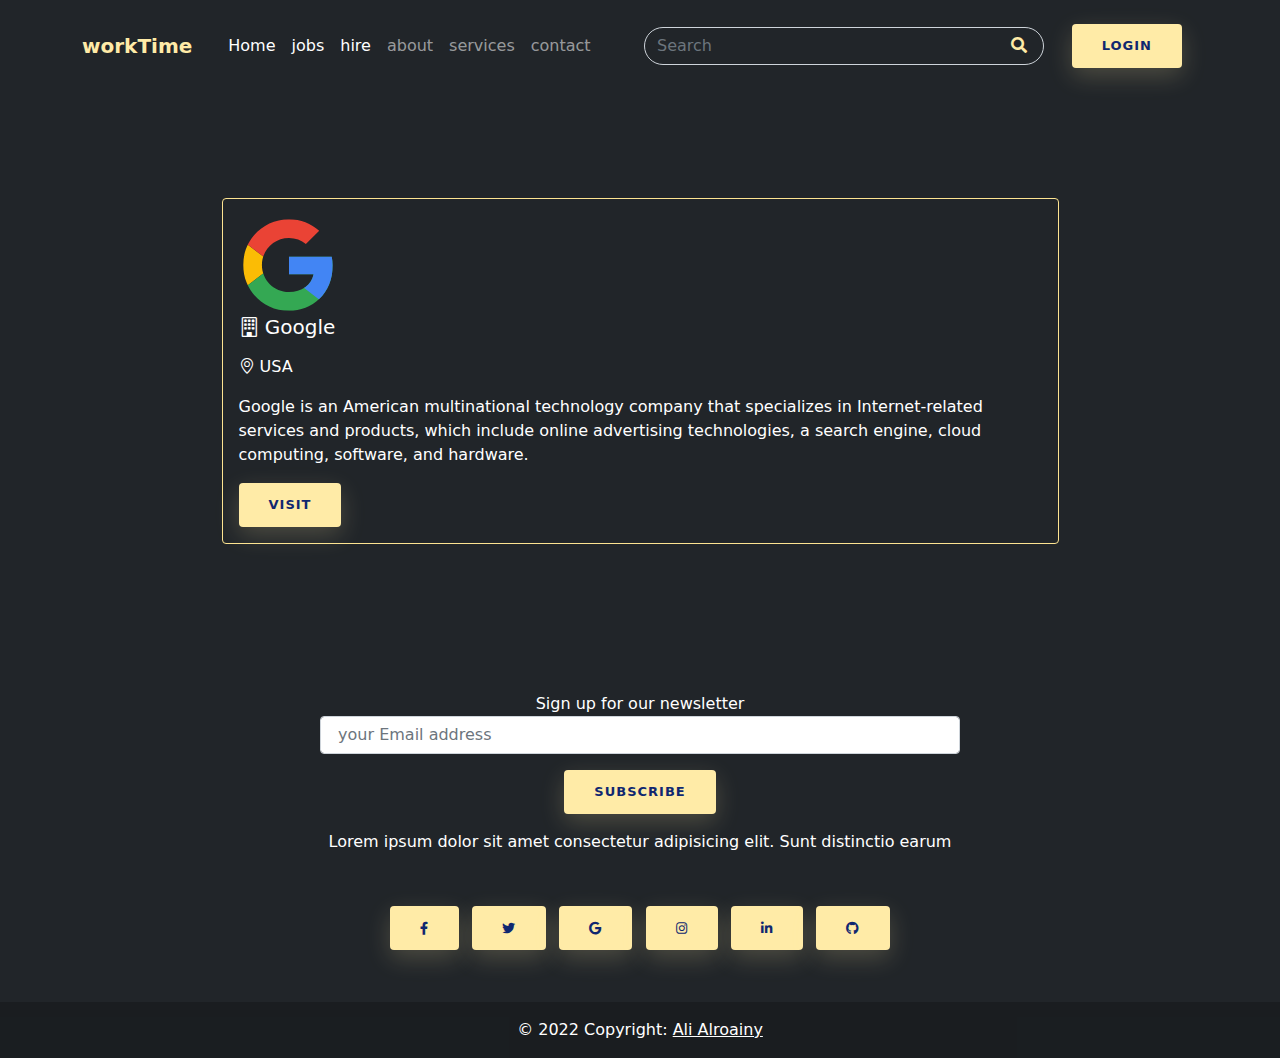
<file: pages/partners.html>
<!DOCTYPE html>
<html lang="en">
<head>
    <meta charset="UTF-8">
    <meta http-equiv="X-UA-Compatible" content="IE=edge">
    <meta name="viewport" content="width=device-width, initial-scale=1.0">
    <title>partners</title>
    <link rel="stylesheet" href="../bootstrap-5.1.3-dist/css/bootstrap.css"/>
    <link rel="stylesheet" href="../css/style.css"/>
    <script src="https://code.jquery.com/jquery-3.6.0.min.js" integrity="sha256-/xUj+3OJU5yExlq6GSYGSHk7tPXikynS7ogEvDej/m4=" crossorigin="anonymous"></script>
 <link rel="stylesheet" href="https://cdnjs.cloudflare.com/ajax/libs/font-awesome/4.7.0/css/font-awesome.min.css">
<link rel="stylesheet" href="https://use.fontawesome.com/releases/v5.8.2/css/all.css">
<!-- Google Fonts -->
<link rel="stylesheet" href="https://fonts.googleapis.com/css?family=Roboto:300,400,500,700&display=swap">

<link rel="stylesheet" href="https://cdn.jsdelivr.net/npm/bootstrap-icons@1.8.0/font/bootstrap-icons.css">

</head>
<body class=" bg-dark">
 
  <!--------------------------  start header ---------------------------->

  <nav class="navbar navbar-expand-lg navbar-dark bg-dark fixed-top ">
    <div class="container">
      <a class="navbar-brand  fw-bold" href="../index.html" style="color: #ffeba7;">workTime</a>
      <button class="navbar-toggler" type="button" data-bs-toggle="collapse" data-bs-target="#navbarSupportedContent" aria-controls="navbarSupportedContent" aria-expanded="false" aria-label="Toggle navigation">
        <span class="navbar-toggler-icon"></span>
      </button>
      <div class="collapse navbar-collapse" id="navbarSupportedContent">
          <div class="container">
            <ul class="navbar-nav me-auto mb-2 mb-lg-0">
       
                <li class="nav-item">
                  <a class="nav-link active" aria-current="page" href="../index.html">Home</a>
                </li>
                <li class="nav-item">
                  <a class="nav-link active" href="jobs.html">jobs</a>
                </li>
                <li class="nav-item">
                  <a class="nav-link active" href="hire.html">hire</a>
                </li>
                <li class="nav-item">
                  <a class="nav-link" href="about.html">about</a>
                </li>
                <li class="nav-item">
                  <a class="nav-link" href="services.html">services</a>
                </li>
                <li class="nav-item">
                  <a class="nav-link" href="contact.html">contact</a>
                </li>
             
              </ul>
          </div>
      
      <div class="container">
          <form class="d-flex" style="position: relative;">
        <input style="color: #ffeba7;" class="form-control bg-dark rounded-pill w-100 " type="search" placeholder="Search" aria-label="Search">
        <button style="position: absolute; right: 10px; width: 30px; height: 35px; top: 1.4px; background-color: transparent; border: none;" class=" rounded-pill" type="submit"><i style="color: #ffeba7;" class="fa fa-search"></i></button>
      </form>
    </div>
        
        <div class="nav-item m-3 "> 
            <a class="nav-link btn " href="singin.html" style="text-decoration: none;  ">Login</a>
        </div>
      </div>
    </div>
  </nav>

  <!--------------------------  end header ---------------------------->

<div class="container" style="display: flex; justify-content: center; align-items: center; width: 100%; margin-top: 150px; margin-bottom: 100px;">


  <div
  class="card mb-3 bg-dark text-white col-lg-9 m-lg-5"
  style="max-width: 100%; border: solid 1px #fde491"
>
  <div class="row ">
    <div class=" w-100">
      <div class="card-body">
        <div class="card-img">
          <img src="../assetes/svg/google.svg" width="100" height="100" />
        </div>
        <h5 class="card-title">
          <i class="bi bi-building"></i>
          Google</h5>
        <p>
          
         

        <p>
          <i class="bi bi-geo-alt"></i>
          USA
        </p>
        <p class="card-text ">

          Google is an American multinational technology company that specializes in Internet-related services and products, which include online advertising technologies, a search engine, cloud computing, software, and hardware. 
        </p>
        <a style="text-decoration: none" href="https://about.google/">
          <button class="btn btn-primary">visit</button>
        </a>
     
      </div>
    </div>
  </div>
</div>

</div>


  
<!------------ Footer --------------->
<footer class="bg-dark text-center text-white mt-5">
   
  <!-- Section: Form -->
<div class="d-flex align-items-center justify-content-center w-100">
 
    <form class=" col-sm-9 col-lg-6 col-md-8  ">
      
      <div >Sign up for our newsletter   </div>
    <input type="email" id="form5Example21" class="form-control " placeholder=" your Email address" />
    <button type="submit" class="btn btn-outline-light m-3 ">
      Subscribe
    </button>
  </form>
 
</div>

  <!-- Section: Text -->
  <section class="mb-4">
    <p>
      Lorem ipsum dolor sit amet consectetur adipisicing elit. Sunt distinctio earum
    </p>
  </section>
  <!-- Section: Text -->
<!-- Grid container -->
<div class="container p-4">
<!-- Section: Social media -->
<section class="mb-4">
  <!-- Facebook -->
  <a class="btn btn-outline-light btn-floating m-1" href="#!" role="button"
    ><i class="fab fa-facebook-f"></i
  ></a>

  <!-- Twitter -->
  <a class="btn btn-outline-light btn-floating m-1" href="#!" role="button"
    ><i class="fab fa-twitter"></i
  ></a>

  <!-- Google -->
  <a class="btn btn-outline-light btn-floating m-1" href="#!" role="button"
    ><i class="fab fa-google"></i
  ></a>

  <!-- Instagram -->
  <a class="btn btn-outline-light btn-floating m-1" href="#!" role="button"
    ><i class="fab fa-instagram"></i
  ></a>

  <!-- Linkedin -->
  <a class="btn btn-outline-light btn-floating m-1" href="#!" role="button"
    ><i class="fab fa-linkedin-in"></i
  ></a>

  <!-- Github -->
  <a class="btn btn-outline-light btn-floating m-1" href="#!" role="button"
    ><i class="fab fa-github"></i
  ></a>
</section>

<!-- Section: Social media -->
  <!-- Section: Links -->
 
  <!-- Section: Links -->
</div>
<!-- Grid container -->

<!-- Copyright -->
<div class="text-center p-3" style="background-color: rgba(0, 0, 0, 0.2);">
  © 2022 Copyright:
  <a class="text-white" href="https://github.com/AliAlroainy">Ali Alroainy</a>
</div>
<!-- Copyright -->
</footer>
<!-- Footer -->



        <!--script src="https://cdn.jsdelivr.net/npm/@popperjs/core@2.10.2/dist/umd/popper.min.js" integrity="sha384-7+zCNj/IqJ95wo16oMtfsKbZ9ccEh31eOz1HGyDuCQ6wgnyJNSYdrPa03rtR1zdB" crossorigin="anonymous"></script>
<script src="https://cdn.jsdelivr.net/npm/bootstrap@5.1.3/dist/js/bootstrap.min.js" integrity="sha384-QJHtvGhmr9XOIpI6YVutG+2QOK9T+ZnN4kzFN1RtK3zEFEIsxhlmWl5/YESvpZ13" crossorigin="anonymous"></script-->
    <script src="../bootstrap-5.1.3-dist/js/bootstrap.bundle.js"></script>
</body>
</html>
</file>
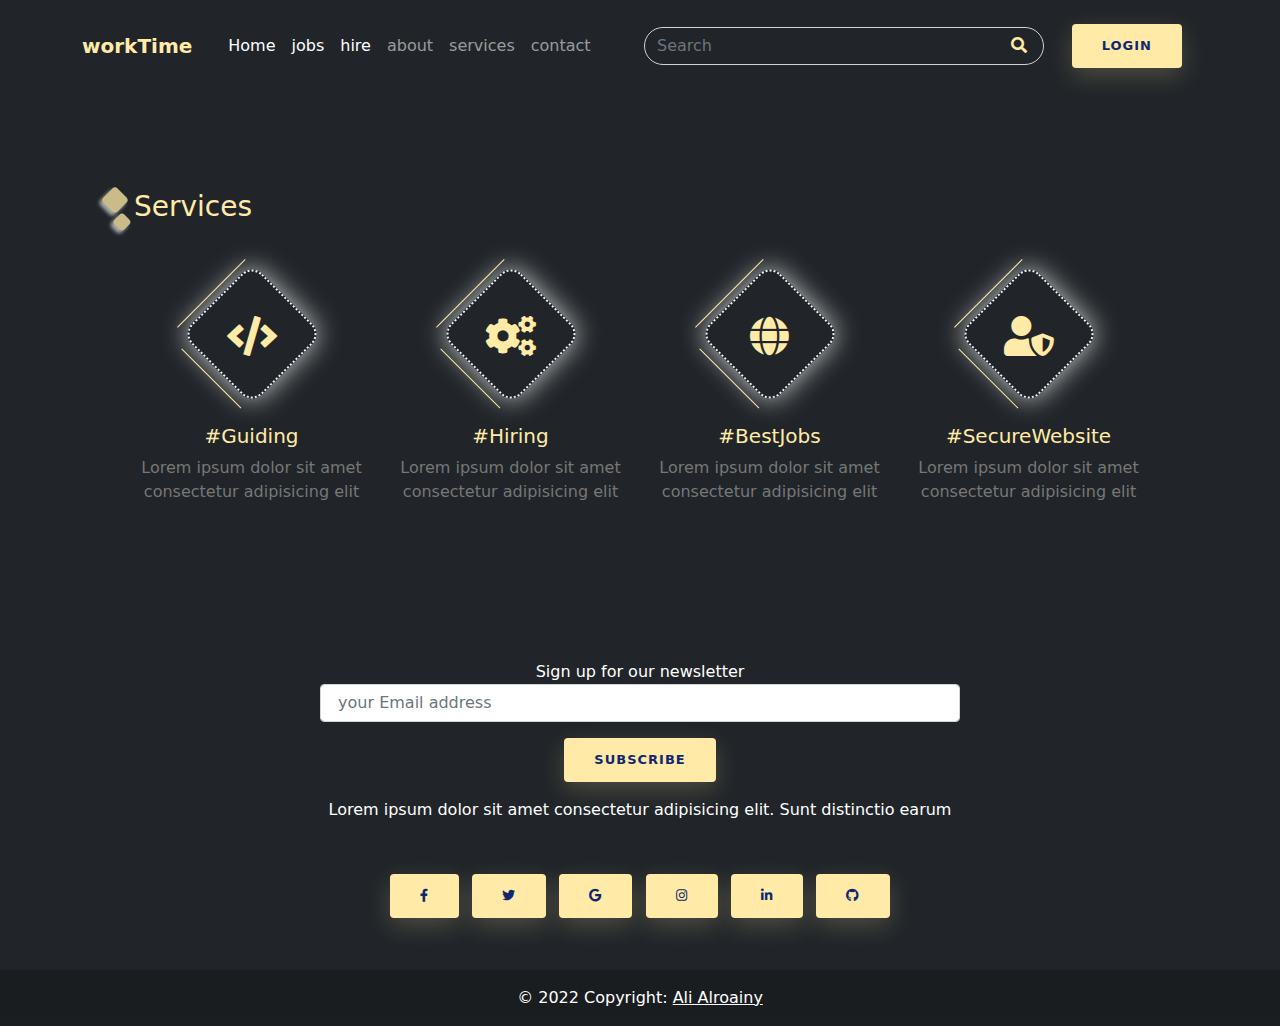
<file: pages/services.html>
<!DOCTYPE html>
<html lang="en">
<head>
    <meta charset="UTF-8">
    <meta http-equiv="X-UA-Compatible" content="IE=edge">
    <meta name="viewport" content="width=device-width, initial-scale=1.0">
    <title>services</title>
    <link rel="stylesheet" href="../bootstrap-5.1.3-dist/css/bootstrap.css"/>
    <link rel="stylesheet" href="../css/style.css"/>
    <script src="https://code.jquery.com/jquery-3.6.0.min.js" integrity="sha256-/xUj+3OJU5yExlq6GSYGSHk7tPXikynS7ogEvDej/m4=" crossorigin="anonymous"></script>
 <link rel="stylesheet" href="https://cdnjs.cloudflare.com/ajax/libs/font-awesome/4.7.0/css/font-awesome.min.css">
<link rel="stylesheet" href="https://use.fontawesome.com/releases/v5.8.2/css/all.css">
<link rel="stylesheet" href="https://cdn.jsdelivr.net/npm/bootstrap-icons@1.8.0/font/bootstrap-icons.css">

<!-- Google Fonts -->
<link rel="stylesheet" href="https://fonts.googleapis.com/css?family=Roboto:300,400,500,700&display=swap">
<style>
   .title {
     color: #ffeba7;
     margin-bottom: 30px;
     position: relative
 }

 .title::before {
     position: absolute;
     left: -29px;
     top: 0;
     height: 20px;
     width: 20px;
     transform: rotate(45deg);
     background-color: #cabb88;
     box-shadow: 0px 4px 4px 0px #aaa;
     border-radius: 4px;
     content: ''
 }

 .title::after {
     position: absolute;
     left: -19px;
     top: 25px;
     height: 14px;
     width: 14px;
     transform: rotate(45deg);
     background-color: #cabb88;
     box-shadow: 0px 4px 4px 0px #aaa;
     border-radius: 4px;
     content: ''
 }

 .services {
     padding: 40px;
     position: relative
 }

 .services .square {
     height: 100px;
     width: 100px;
     margin: 30px auto 40px;
     position: relative;
     border-radius: 15px;
     transform: rotate(45deg);
     padding: 10px;
     background-color: transparent;
     box-shadow: 0px 0px 27px 0px #ccc;
     border: 2px dotted #eaf3fa
 }

 .square i {
     transform: rotate(315deg);
     display: block;
     color: #ffeba7;
     font-size: 40px;
     padding-top: 17px;
     padding-right: 14px
 }

 .services .square::before {
     position: absolute;
     left: -10px;
     top: 0;
     width: 1px;
     height: 100%;
     background-color: #ffeba7;
     content: ''
 }

 .services .square::after {
     position: absolute;
     left: 50px;
     top: 66px;
     width: 1px;
     height: 88%;
     background-color: #ffeba7;
     content: '';
     transform: rotate(90deg)
 }

 .services .serv .num {
     width: 60px;
     height: 60px;
     box-shadow: 0px 0px 15px 0px #00a9d3;
     margin: -38px auto 15px auto;
     border-radius: 50%;
     color: #fff;
     font-size: 30px;
     padding-top: 7px;
     border: 1px dashed
 }

 .services .serv h5 {
     color: #ffeba7
 }

 .services .serv p {
     color: #777
 }

 .services .serv hr {
     width: 30px;
     border-top: 3px solid #ffeba7
 }
</style>

</head>
<body class=" bg-dark">
 
    <!--------------------------  start header ---------------------------->

    

    <nav class="navbar navbar-expand-lg navbar-dark bg-dark fixed-top ">
      <div class="container">
        <a class="navbar-brand  fw-bold" href="../index.html" style="color: #ffeba7;">workTime</a>
        <button class="navbar-toggler" type="button" data-bs-toggle="collapse" data-bs-target="#navbarSupportedContent" aria-controls="navbarSupportedContent" aria-expanded="false" aria-label="Toggle navigation">
          <span class="navbar-toggler-icon"></span>
        </button>
        <div class="collapse navbar-collapse" id="navbarSupportedContent">
            <div class="container">
              <ul class="navbar-nav me-auto mb-2 mb-lg-0">
         
                  <li class="nav-item">
                    <a class="nav-link active" aria-current="page" href="../index.html">Home</a>
                  </li>
                  <li class="nav-item">
                    <a class="nav-link active" href="jobs.html">jobs</a>
                  </li>
                  <li class="nav-item">
                    <a class="nav-link active" href="hire.html">hire</a>
                  </li>
                  <li class="nav-item">
                    <a class="nav-link" href="about.html">about</a>
                  </li>
                  <li class="nav-item">
                    <a class="nav-link" href="services.html">services</a>
                  </li>
                  <li class="nav-item">
                    <a class="nav-link" href="contact.html">contact</a>
                  </li>
               
                </ul>
            </div>
        
        <div class="container">
            <form class="d-flex" style="position: relative;">
          <input style="color: #ffeba7;" class="form-control bg-dark rounded-pill w-100 " type="search" placeholder="Search" aria-label="Search">
          <button style="position: absolute; right: 10px; width: 30px; height: 35px; top: 1.4px; background-color: transparent; border: none;" class=" rounded-pill" type="submit"><i style="color: #ffeba7;" class="fa fa-search"></i></button>
        </form>
      </div>
          
          <div class="nav-item m-3 "> 
              <a class="nav-link btn " href="singin.html" style="text-decoration: none;  ">Login</a>
          </div>
        </div>
      </div>
    </nav>
  
    <!--------------------------  end header ---------------------------->



    <div class="container" style="margin-top: 150px; margin-bottom: 100px;">


    <div class="services pd">
      <div class="container">
          <h3 class="title">Services</h3>
          <div class="row text-center">
              <div class="col-md-3">
                  <div class="square"><i class="fas fa-code"></i></div>
                  <div class="serv">
                      <h5>#Guiding</h5>
                      <p>Lorem ipsum dolor sit amet consectetur adipisicing elit</p>
                  </div>
              </div>
              <div class="col-md-3">
                  <div class="serv">
                      <div class="square"><i class="fas fa-cogs"></i></div>
                      <h5>#Hiring</h5>
                      <p>Lorem ipsum dolor sit amet consectetur adipisicing elit</p>
                  </div>
              </div>
              <div class="col-md-3">
                  <div class="square"><i class="fas fa-globe"></i></div>
                  <div class="serv">
                      <h5>#BestJobs</h5>
                      <p>Lorem ipsum dolor sit amet consectetur adipisicing elit</p>
                  </div>
              </div>
              <div class="col-md-3">
                  <div class="square"><i class="fas fa-user-shield"></i></div>
                  <div class="serv">
                      <h5>#SecureWebsite</h5>
                      <p>Lorem ipsum dolor sit amet consectetur adipisicing elit</p>
                  </div>
              </div>
          </div>
      </div>
  </div>


</div>




  
<!------------ Footer --------------->
<footer class="bg-dark text-center text-white mt-5">
   
  <!-- Section: Form -->
<div class="d-flex align-items-center justify-content-center w-100">
 
    <form class=" col-sm-9 col-lg-6 col-md-8  ">
      
      <div >Sign up for our newsletter   </div>
    <input type="email" id="form5Example21" class="form-control " placeholder=" your Email address" />
    <button type="submit" class="btn btn-outline-light m-3 ">
      Subscribe
    </button>
  </form>
 
</div>

  <!-- Section: Text -->
  <section class="mb-4">
    <p>
      Lorem ipsum dolor sit amet consectetur adipisicing elit. Sunt distinctio earum
    </p>
  </section>
  <!-- Section: Text -->
<!-- Grid container -->
<div class="container p-4">
<!-- Section: Social media -->
<section class="mb-4">
  <!-- Facebook -->
  <a class="btn btn-outline-light btn-floating m-1" href="#!" role="button"
    ><i class="fab fa-facebook-f"></i
  ></a>

  <!-- Twitter -->
  <a class="btn btn-outline-light btn-floating m-1" href="#!" role="button"
    ><i class="fab fa-twitter"></i
  ></a>

  <!-- Google -->
  <a class="btn btn-outline-light btn-floating m-1" href="#!" role="button"
    ><i class="fab fa-google"></i
  ></a>

  <!-- Instagram -->
  <a class="btn btn-outline-light btn-floating m-1" href="#!" role="button"
    ><i class="fab fa-instagram"></i
  ></a>

  <!-- Linkedin -->
  <a class="btn btn-outline-light btn-floating m-1" href="#!" role="button"
    ><i class="fab fa-linkedin-in"></i
  ></a>

  <!-- Github -->
  <a class="btn btn-outline-light btn-floating m-1" href="#!" role="button"
    ><i class="fab fa-github"></i
  ></a>
</section>

<!-- Section: Social media -->
  <!-- Section: Links -->
 
  <!-- Section: Links -->
</div>
<!-- Grid container -->

<!-- Copyright -->
<div class="text-center p-3" style="background-color: rgba(0, 0, 0, 0.2);">
  © 2022 Copyright:
  <a class="text-white" href="https://github.com/AliAlroainy">Ali Alroainy</a>
</div>
<!-- Copyright -->
</footer>
<!-- Footer -->



        <!--script src="https://cdn.jsdelivr.net/npm/@popperjs/core@2.10.2/dist/umd/popper.min.js" integrity="sha384-7+zCNj/IqJ95wo16oMtfsKbZ9ccEh31eOz1HGyDuCQ6wgnyJNSYdrPa03rtR1zdB" crossorigin="anonymous"></script>
<script src="https://cdn.jsdelivr.net/npm/bootstrap@5.1.3/dist/js/bootstrap.min.js" integrity="sha384-QJHtvGhmr9XOIpI6YVutG+2QOK9T+ZnN4kzFN1RtK3zEFEIsxhlmWl5/YESvpZ13" crossorigin="anonymous"></script-->
    <script src="../bootstrap-5.1.3-dist/js/bootstrap.bundle.js"></script>
</body>
</html>
</file>
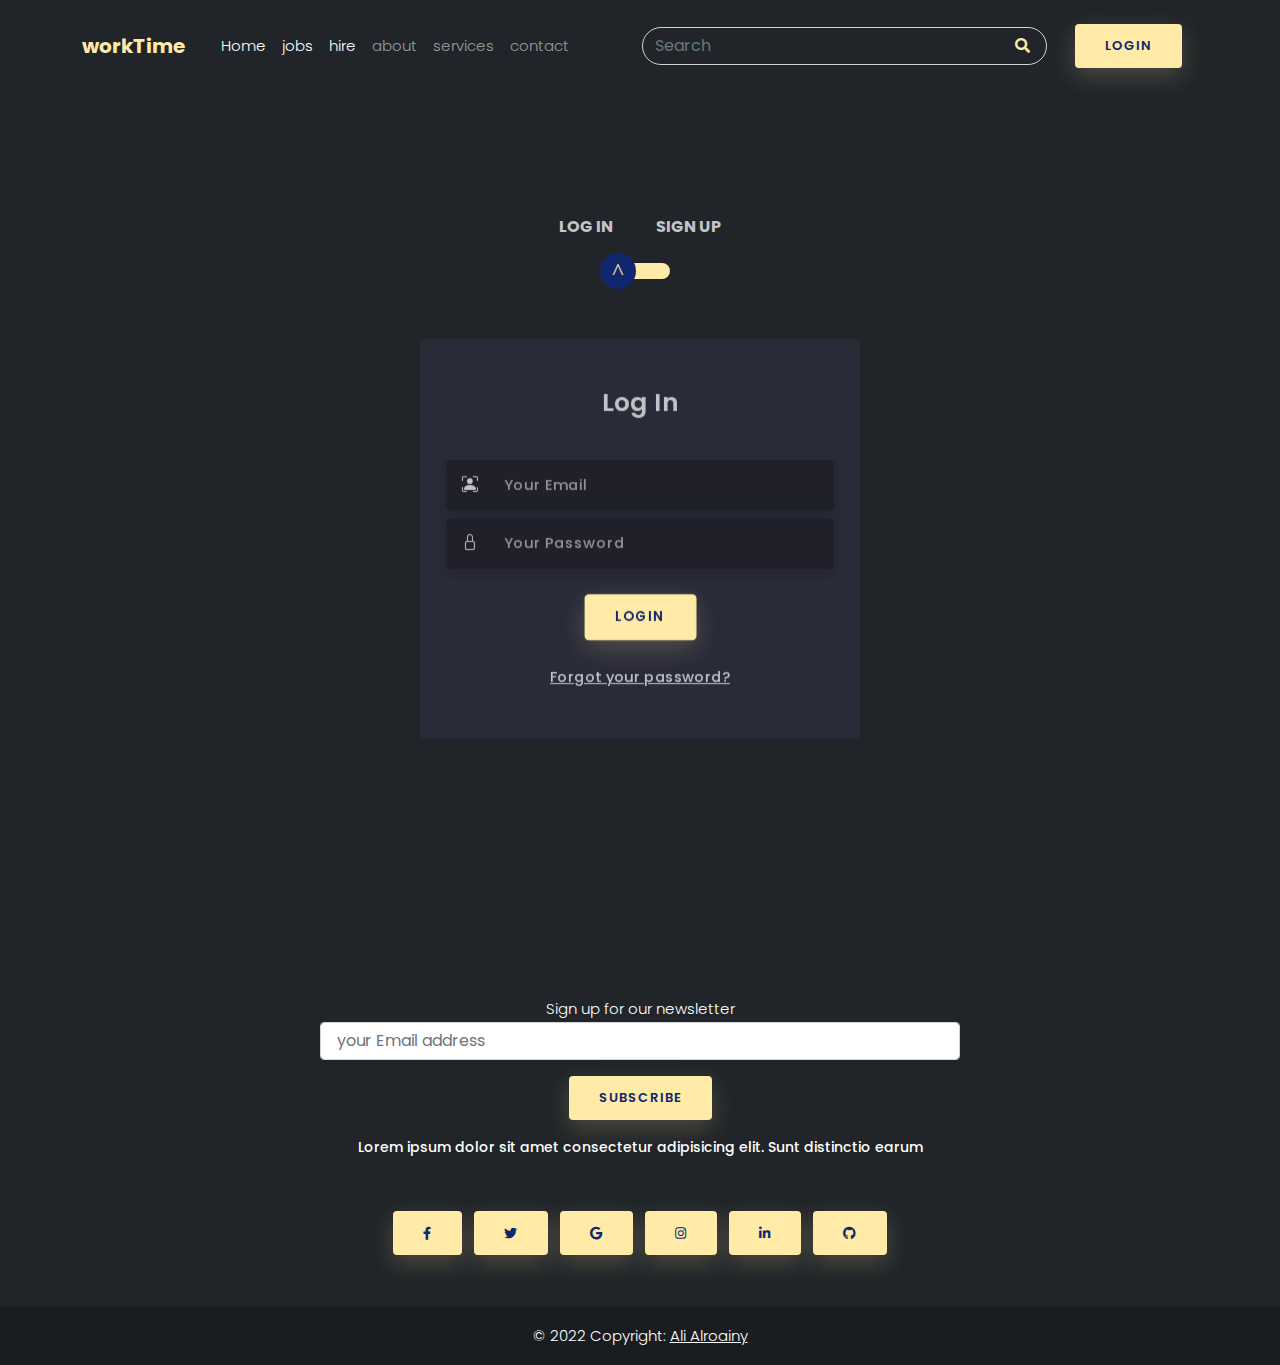
<file: pages/singin.html>
<!DOCTYPE html>
<html lang="en">
<head>
    <meta charset="UTF-8">
    <meta http-equiv="X-UA-Compatible" content="IE=edge">
    <meta name="viewport" content="width=device-width, initial-scale=1.0">
    <title>singin</title>
    <link rel="stylesheet" href="../bootstrap-5.1.3-dist/css/bootstrap.css"/>
    <script src="https://code.jquery.com/jquery-3.6.0.min.js" integrity="sha256-/xUj+3OJU5yExlq6GSYGSHk7tPXikynS7ogEvDej/m4=" crossorigin="anonymous"></script>
 <link rel="stylesheet" href="https://cdnjs.cloudflare.com/ajax/libs/font-awesome/4.7.0/css/font-awesome.min.css">
<link rel="stylesheet" href="https://use.fontawesome.com/releases/v5.8.2/css/all.css">
<!-- Google Fonts -->
<link rel="stylesheet" href="https://fonts.googleapis.com/css?family=Roboto:300,400,500,700&display=swap">

<link rel="stylesheet" href="https://cdn.jsdelivr.net/npm/bootstrap-icons@1.8.0/font/bootstrap-icons.css">
    
    <style>
        

/* done with ❤ by Ali Alroainy */


@import url('https://fonts.googleapis.com/css?family=Poppins:400,500,600,700,800,900');

body{
	font-family: 'Poppins', sans-serif;
	font-weight: 300;
	font-size: 15px;
	line-height: 1.7;
	color: #c4c3ca;
	background-color: #1f2029;
	overflow-x: hidden;
}
a {
	cursor: pointer;
  transition: all 200ms linear;
}
a:hover {
	text-decoration: none;
}
.link {
  color: #c4c3ca;
}
.link:hover {
  color: #ffeba7;
}
p {
  font-weight: 500;
  font-size: 14px;
  line-height: 1.7;
}
h4 {
  font-weight: 600;
}
h6 span{
  padding: 0 20px;
  text-transform: uppercase;
  font-weight: 700;
}
.section{
  position: relative;
  width: 100%;
  display: block;
}
.full-height{
  min-height: 100vh;
}
[type="checkbox"]:checked,
[type="checkbox"]:not(:checked){
  position: absolute;
  left: -9999px;
}
.checkbox:checked + label,
.checkbox:not(:checked) + label{
  position: relative;
  display: block;
  text-align: center;
  width: 60px;
  height: 16px;
  border-radius: 8px;
  padding: 0;
  margin: 10px auto;
  cursor: pointer;
  background-color: #ffeba7;
}
.checkbox:checked + label:before,
.checkbox:not(:checked) + label:before{
  position: absolute;
  display: block;
  width: 36px;
  height: 36px;
  border-radius: 50%;
  color: #ffeba7;
  background-color: #102770;
  font-family: 'unicons';
  content: '^';
  z-index: 20;
  top: -10px;
  left: -10px;
  line-height: 36px;
  text-align: center;
  font-size: 24px;
  transition: all 0.5s ease;
}
.checkbox:checked + label:before {
  transform: translateX(44px) rotate(-270deg);
}


.card-3d-wrap {
  position: relative;
  width: 440px;
  max-width: 100%;
  height: 400px;
  -webkit-transform-style: preserve-3d;
  transform-style: preserve-3d;
  perspective: 800px;
  margin-top: 60px;
}
.card-3d-wrapper {
  width: 100%;
  height: 100%;
  position:absolute;    
  top: 0;
  left: 0;  
  -webkit-transform-style: preserve-3d;
  transform-style: preserve-3d;
  transition: all 600ms ease-out; 
}
.card-front, .card-back {
  width: 100%;
  height: 100%;
  background-color: #2a2b38;
  background-image: url('https://s3-us-west-2.amazonaws.com/s.cdpn.io/1462889/pat.svg');
  background-position: bottom center;
  background-repeat: no-repeat;
  background-size: 300%;
  position: absolute;
  border-radius: 6px;
  left: 0;
  top: 0;
  -webkit-transform-style: preserve-3d;
  transform-style: preserve-3d;
  -webkit-backface-visibility: hidden;
  -moz-backface-visibility: hidden;
  -o-backface-visibility: hidden;
  backface-visibility: hidden;
}
.card-back {
  transform: rotateY(180deg);
}
.checkbox:checked ~ .card-3d-wrap .card-3d-wrapper {
  transform: rotateY(180deg);
}
.center-wrap{
  position: absolute;
  width: 100%;
  padding: 0 35px;
  top: 50%;
  left: 0;
  transform: translate3d(0, -50%, 35px) perspective(100px);
  z-index: 20;
  display: block;
}


.form-group{ 
  position: relative;
  display: block;
    margin: 0;
    padding: 0;
}
.form-style {
  padding: 13px 20px;
  padding-left: 55px;
  height: 48px;
  width: 100%;
  font-weight: 500;
  border-radius: 4px;
  font-size: 14px;
  line-height: 22px;
  letter-spacing: 0.5px;
  outline: none;
  color: #c4c3ca;
  background-color: #1f2029;
  border: none;
  -webkit-transition: all 200ms linear;
  transition: all 200ms linear;
  box-shadow: 0 4px 8px 0 rgba(21,21,21,.2);
}
.form-style:focus,
.form-style:active {
  border: none;
  outline: none;
  box-shadow: 0 4px 8px 0 rgba(21,21,21,.2);
}
.input-icon {
  position: absolute;
  top: 0;
  left: 18px;
  height: 48px;
  font-size: 24px;
  line-height: 48px;
  text-align: left;
  color: #ffeba7;
  -webkit-transition: all 200ms linear;
    transition: all 200ms linear;
}

.form-group input:-ms-input-placeholder  {
  color: #c4c3ca;
  opacity: 0.7;
  -webkit-transition: all 200ms linear;
    transition: all 200ms linear;
}
.form-group input::-moz-placeholder  {
  color: #c4c3ca;
  opacity: 0.7;
  -webkit-transition: all 200ms linear;
    transition: all 200ms linear;
}
.form-group input:-moz-placeholder  {
  color: #c4c3ca;
  opacity: 0.7;
  -webkit-transition: all 200ms linear;
    transition: all 200ms linear;
}
.form-group input::-webkit-input-placeholder  {
  color: #c4c3ca;
  opacity: 0.7;
  -webkit-transition: all 200ms linear;
    transition: all 200ms linear;
}
.form-group input:focus:-ms-input-placeholder  {
  opacity: 0;
  -webkit-transition: all 200ms linear;
    transition: all 200ms linear;
}
.form-group input:focus::-moz-placeholder  {
  opacity: 0;
  -webkit-transition: all 200ms linear;
    transition: all 200ms linear;
}
.form-group input:focus:-moz-placeholder  {
  opacity: 0;
  -webkit-transition: all 200ms linear;
    transition: all 200ms linear;
}
.form-group input:focus::-webkit-input-placeholder  {
  opacity: 0;
  -webkit-transition: all 200ms linear;
    transition: all 200ms linear;
}

.btn{  
  border-radius: 4px;
  height: 44px;
  font-size: 13px;
  font-weight: 600;
  text-transform: uppercase;
  -webkit-transition : all 200ms linear;
  transition: all 200ms linear;
  padding: 0 30px;
  letter-spacing: 1px;
  display: -webkit-inline-flex;
  display: -ms-inline-flexbox;
  display: inline-flex;
  -webkit-align-items: center;
  -moz-align-items: center;
  -ms-align-items: center;
  align-items: center;
  -webkit-justify-content: center;
  -moz-justify-content: center;
  -ms-justify-content: center;
  justify-content: center;
  -ms-flex-pack: center;
  text-align: center;
  border: none;
  background-color: #ffeba7;
  color: #102770;
  box-shadow: 0 8px 24px 0 rgba(255,235,167,.2);
}
.btn:active,
.btn:focus{  
  background-color: #102770;
  color: #ffeba7;
  box-shadow: 0 8px 24px 0 rgba(16,39,112,.2);
}
.btn:hover{  
  background-color: #102770;
  color: #ffeba7;
  box-shadow: 0 8px 24px 0 rgba(16,39,112,.2);
}




.logo {
	position: absolute;
	top: 30px;
	right: 30px;
	display: block;
	z-index: 100;
	transition: all 250ms linear;
}
.logo img {
	height: 26px;
	width: auto;
	display: block;
}
    </style>
</head>
<body class=" bg-dark">
 
     <!--------------------------  start header ---------------------------->

   <nav class="navbar navbar-expand-lg navbar-dark bg-dark fixed-top ">
    <div class="container">
      <a class="navbar-brand  fw-bold" href="../index.html" style="color: #ffeba7;">workTime</a>
      <button class="navbar-toggler" type="button" data-bs-toggle="collapse" data-bs-target="#navbarSupportedContent" aria-controls="navbarSupportedContent" aria-expanded="false" aria-label="Toggle navigation">
        <span class="navbar-toggler-icon"></span>
      </button>
      <div class="collapse navbar-collapse" id="navbarSupportedContent">
          <div class="container">
            <ul class="navbar-nav me-auto mb-2 mb-lg-0">
       
                <li class="nav-item">
                  <a class="nav-link active" aria-current="page" href="../index.html">Home</a>
                </li>
                <li class="nav-item">
                  <a class="nav-link active" href="jobs.html">jobs</a>
                </li>
                <li class="nav-item">
                  <a class="nav-link active" href="hire.html">hire</a>
                </li>
                <li class="nav-item">
                  <a class="nav-link" href="about.html">about</a>
                </li>
                <li class="nav-item">
                  <a class="nav-link" href="services.html">services</a>
                </li>
                <li class="nav-item">
                  <a class="nav-link" href="contact.html">contact</a>
                </li>
             
              </ul>
          </div>
      
      <div class="container">
          <form class="d-flex" style="position: relative;">
        <input style="color: #ffeba7;" class="form-control bg-dark rounded-pill w-100 " type="search" placeholder="Search" aria-label="Search">
        <button style="position: absolute; right: 10px; width: 30px; height: 35px; top: 1.4px; background-color: transparent; border: none;" class=" rounded-pill" type="submit"><i style="color: #ffeba7;" class="fa fa-search"></i></button>
      </form>
    </div>
        
        <div class="nav-item m-3 "> 
            <a class="nav-link btn " href="singin.html" style="text-decoration: none;  ">Login</a>
        </div>
      </div>
    </div>
  </nav>

  <!--------------------------  end header ---------------------------->
 
<div class="container-fluid  mt-5">

    
	

	<div class="section">
		<div class="container">
			<div class="row full-height justify-content-center">
				<div class="col-12 text-center align-self-center py-5">
					<div class="section pb-5 pt-5 pt-sm-2 text-center">
						<h6 class="mb-0 pb-3"><span>Log In </span><span>Sign Up</span></h6>
			          	<input class="checkbox" type="checkbox" id="reg-log" name="reg-log"/>
			          	<label for="reg-log"></label>
						<div class="card-3d-wrap mx-auto">
							<div class="card-3d-wrapper">
								<div class="card-front">
									<div class="center-wrap">
										<div class="section text-center">
											<h4 class="mb-4 pb-3">Log In</h4>
											<div class="form-group position-relative">
												<input type="email" name="logemail" class="form-style" placeholder="Your Email" id="logemail" autocomplete="off">
                        <i class="bi bi-person-bounding-box" style="position: absolute; left: 15px; top: 10px;"></i>		
                      									</div>	
											<div class="form-group mt-2 position-relative">
												<input type="password" name="logpass" class="form-style" placeholder="Your Password" id="logpass" autocomplete="off">
                        <i class="bi bi-lock " style="position: absolute; left: 15px; top: 10px;"></i>			
                      								</div>
											<a href="profile.html" class="btn mt-4">Login</a>
                            				<p class="mb-0 mt-4 text-center"><a href="#0" class="link">Forgot your password?</a></p>
				      					</div>
			      					</div>
			      				</div>
								<div class="card-back">
									<div class="center-wrap">
										<div class="section text-center">
											<h4 class="mb-4 pb-3">Sign Up</h4>
											<div class="form-group position-relative">
												<input type="text" name="logname" class="form-style" placeholder="Your Full Name" id="logname" autocomplete="off">
                        <i class="bi bi-person-bounding-box" style="position: absolute; left: 15px; top: 10px;"></i>		
											</div>	
											<div class="form-group mt-2 position-relative">
												<input type="email" name="logemail" class="form-style" placeholder="Your Email" id="logemail" autocomplete="off">
                        <i class="bi bi-envelope" style="position: absolute; left: 15px; top: 10px;"></i>		
											</div>	
											<div class="form-group mt-2 position-relative">
												<input type="password" name="logpass" class="form-style" placeholder="Your Password" id="logpass" autocomplete="off">
                        <i class="bi bi-lock " style="position: absolute; left: 15px; top: 10px;"></i>			
											</div>
											<a href="profile.html" class="btn mt-4">Singup</a>
				      					</div>
			      					</div>
			      				</div>
			      			</div>
			      		</div>
			      	</div>
		      	</div>
	      	</div>
	    </div>
	</div>
</div>

  
<!------------ Footer --------------->
<footer class="bg-dark text-center text-white mt-5">
   
  <!-- Section: Form -->
<div class="d-flex align-items-center justify-content-center w-100">
 
    <form class=" col-sm-9 col-lg-6 col-md-8  ">
      
      <div >Sign up for our newsletter   </div>
    <input type="email" id="form5Example21" class="form-control " placeholder=" your Email address" />
    <button type="submit" class="btn btn-outline-light m-3 ">
      Subscribe
    </button>
  </form>
 
</div>

  <!-- Section: Text -->
  <section class="mb-4">
    <p>
      Lorem ipsum dolor sit amet consectetur adipisicing elit. Sunt distinctio earum
    </p>
  </section>
  <!-- Section: Text -->
<!-- Grid container -->
<div class="container p-4">
<!-- Section: Social media -->
<section class="mb-4">
  <!-- Facebook -->
  <a class="btn btn-outline-light btn-floating m-1" href="#!" role="button"
    ><i class="fab fa-facebook-f"></i
  ></a>

  <!-- Twitter -->
  <a class="btn btn-outline-light btn-floating m-1" href="#!" role="button"
    ><i class="fab fa-twitter"></i
  ></a>

  <!-- Google -->
  <a class="btn btn-outline-light btn-floating m-1" href="#!" role="button"
    ><i class="fab fa-google"></i
  ></a>

  <!-- Instagram -->
  <a class="btn btn-outline-light btn-floating m-1" href="#!" role="button"
    ><i class="fab fa-instagram"></i
  ></a>

  <!-- Linkedin -->
  <a class="btn btn-outline-light btn-floating m-1" href="#!" role="button"
    ><i class="fab fa-linkedin-in"></i
  ></a>

  <!-- Github -->
  <a class="btn btn-outline-light btn-floating m-1" href="#!" role="button"
    ><i class="fab fa-github"></i
  ></a>
</section>

<!-- Section: Social media -->
  <!-- Section: Links -->
 
  <!-- Section: Links -->
</div>
<!-- Grid container -->

<!-- Copyright -->
<div class="text-center p-3" style="background-color: rgba(0, 0, 0, 0.2);">
  © 2022 Copyright:
  <a class="text-white" href="https://github.com/AliAlroainy">Ali Alroainy</a>
</div>
<!-- Copyright -->
</footer>
<!-- Footer -->



        <!--script src="https://cdn.jsdelivr.net/npm/@popperjs/core@2.10.2/dist/umd/popper.min.js" integrity="sha384-7+zCNj/IqJ95wo16oMtfsKbZ9ccEh31eOz1HGyDuCQ6wgnyJNSYdrPa03rtR1zdB" crossorigin="anonymous"></script>
<script src="https://cdn.jsdelivr.net/npm/bootstrap@5.1.3/dist/js/bootstrap.min.js" integrity="sha384-QJHtvGhmr9XOIpI6YVutG+2QOK9T+ZnN4kzFN1RtK3zEFEIsxhlmWl5/YESvpZ13" crossorigin="anonymous"></script-->
    <script src="../bootstrap-5.1.3-dist/js/bootstrap.bundle.js"></script>
</body>
</html>
</file>
<file: css/style.css>
*{
    padding: 0;
    margin: 0;
    box-sizing: border-box;
   
}


.btn{  
    border-radius: 4px;
    height: 44px;
    font-size: 13px;
    font-weight: 600;
    text-transform: uppercase;
    -webkit-transition : all 200ms linear;
    transition: all 200ms linear;
    padding: 0 30px;
    letter-spacing: 1px;
    display: -webkit-inline-flex;
    display: -ms-inline-flexbox;
    display: inline-flex;
    -webkit-align-items: center;
    -moz-align-items: center;
    -ms-align-items: center;
    align-items: center;
    -webkit-justify-content: center;
    -moz-justify-content: center;
    -ms-justify-content: center;
    justify-content: center;
    -ms-flex-pack: center;
    text-align: center;
    border: none;
    background-color: #ffeba7;
    color: #102770;
    box-shadow: 0 8px 24px 0 rgba(255,235,167,.2);
  }
  .btn:active,
  .btn:focus{  
    background-color: #102770;
    color: #ffeba7;
    box-shadow: 0 8px 24px 0 rgba(16,39,112,.2);
  }
  .btn:hover{  
    background-color: #102770;
    color: #ffeba7;
    box-shadow: 0 8px 24px 0 rgba(16,39,112,.2);
  }
</file>
